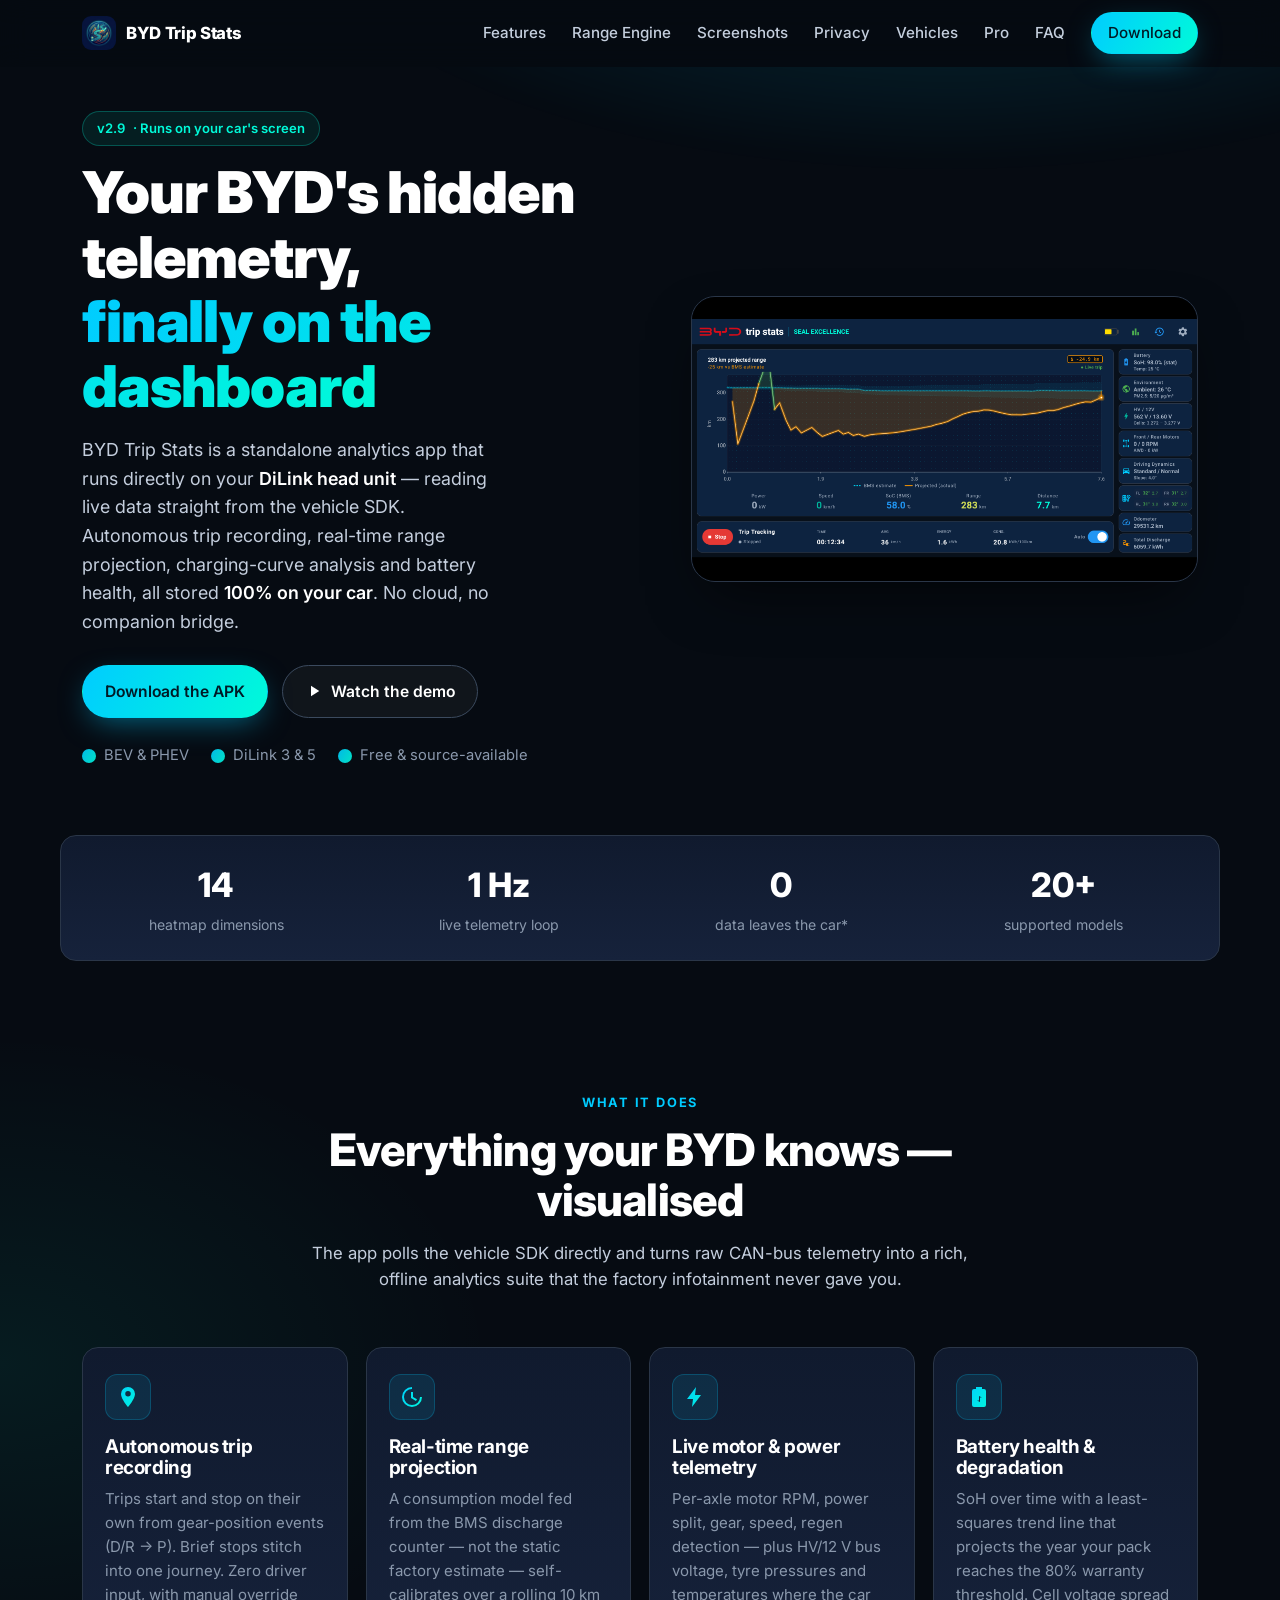
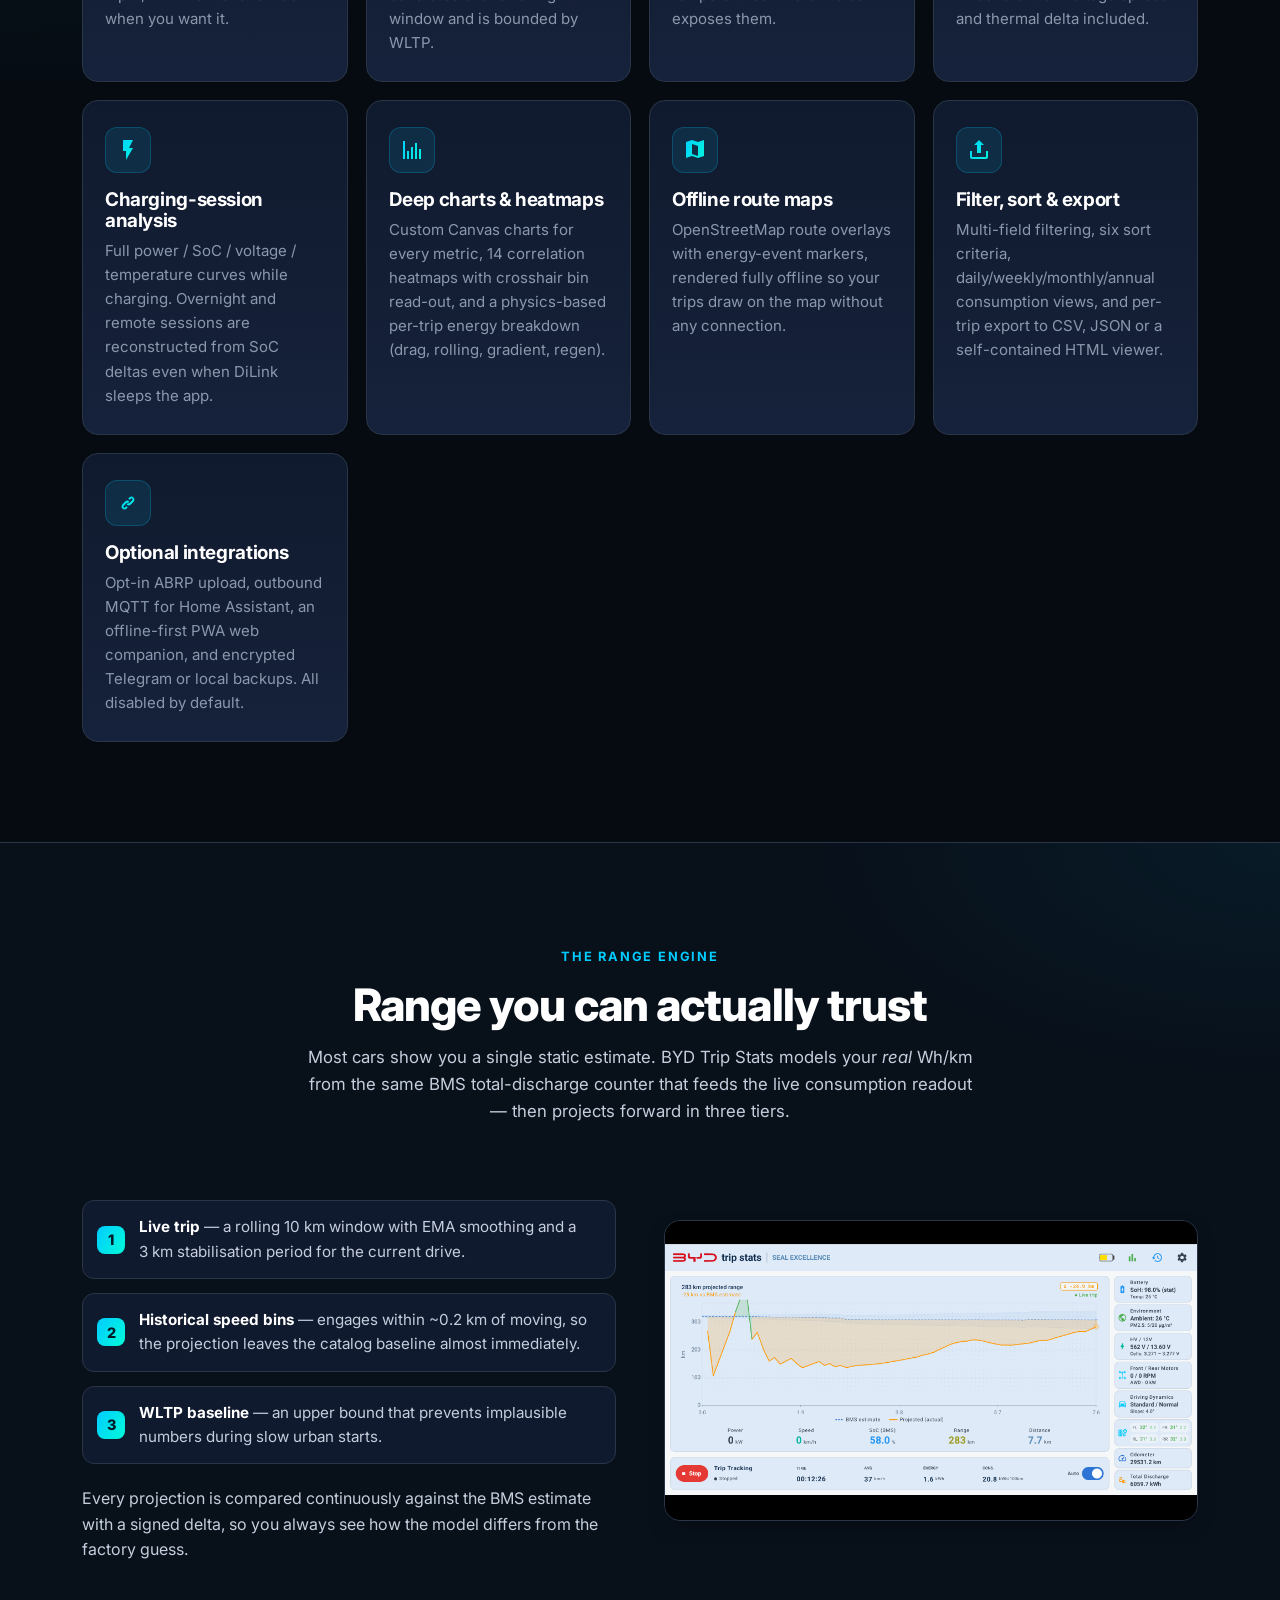
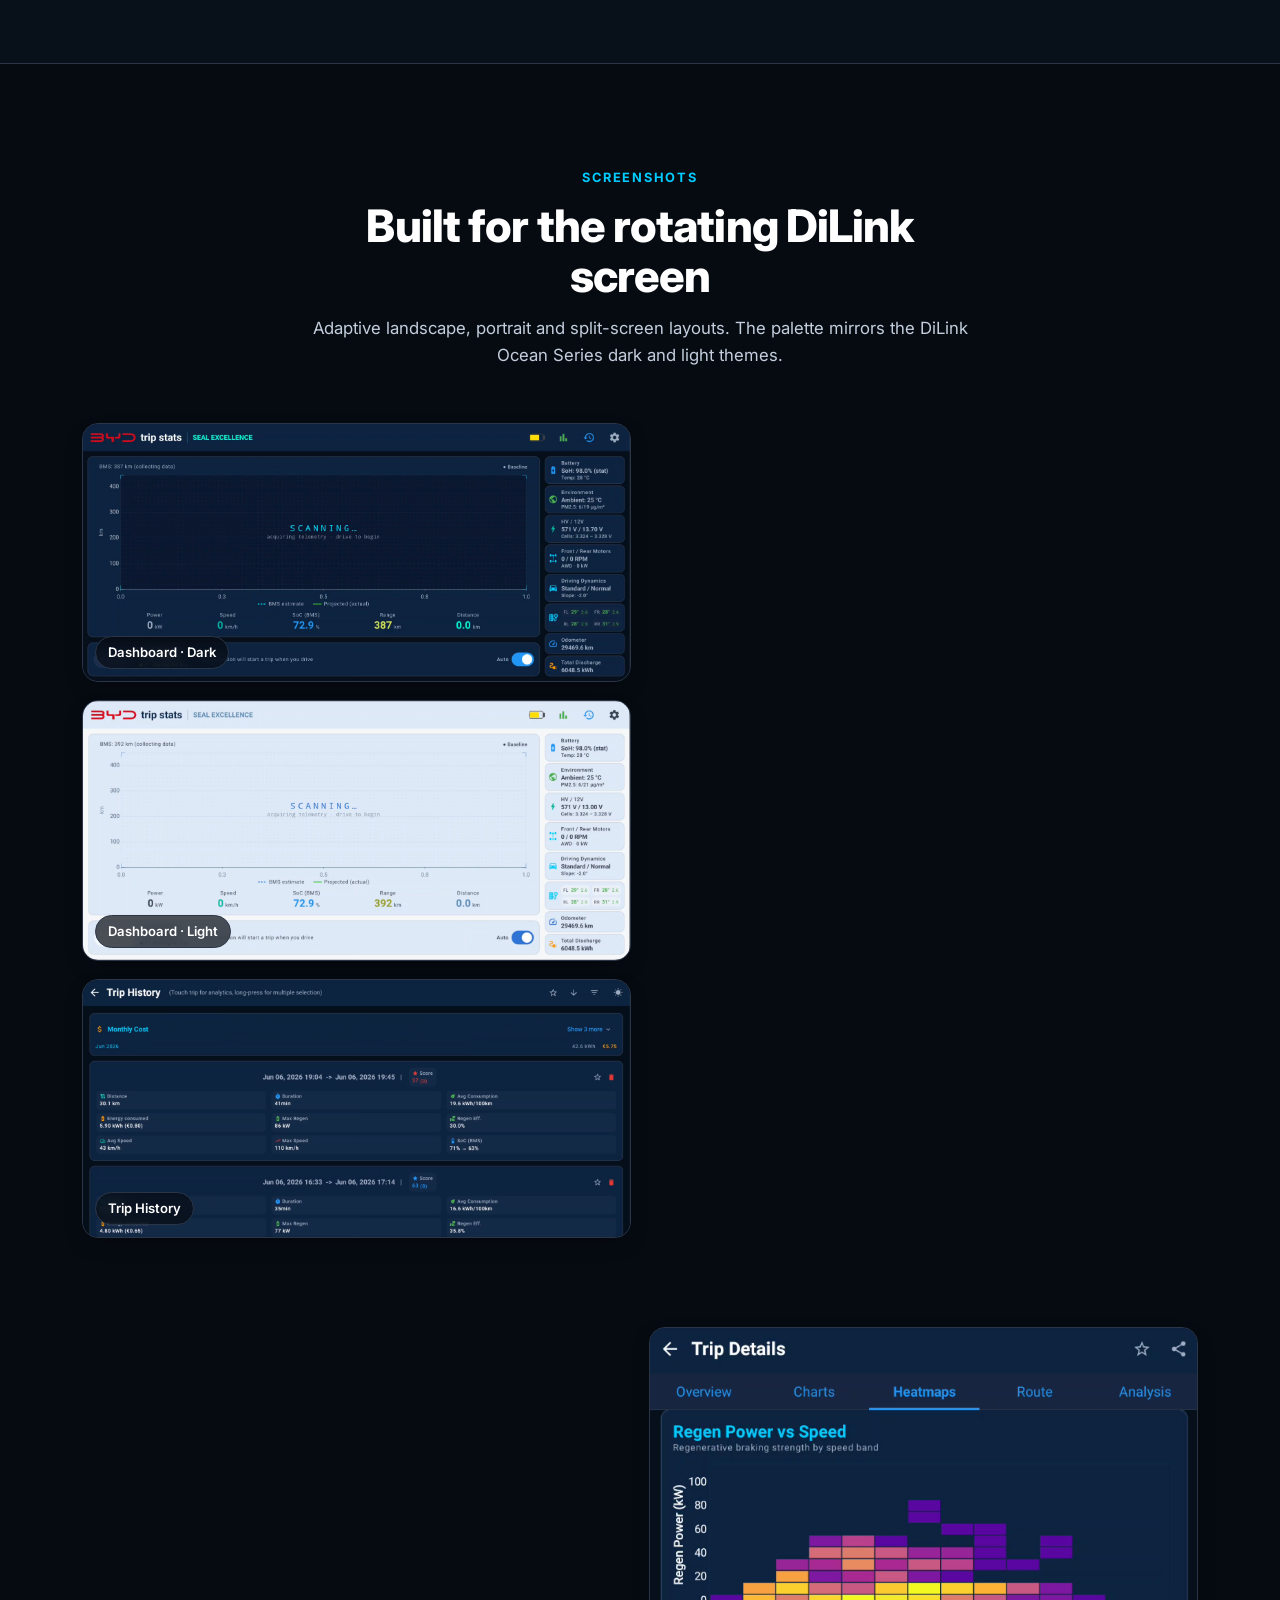
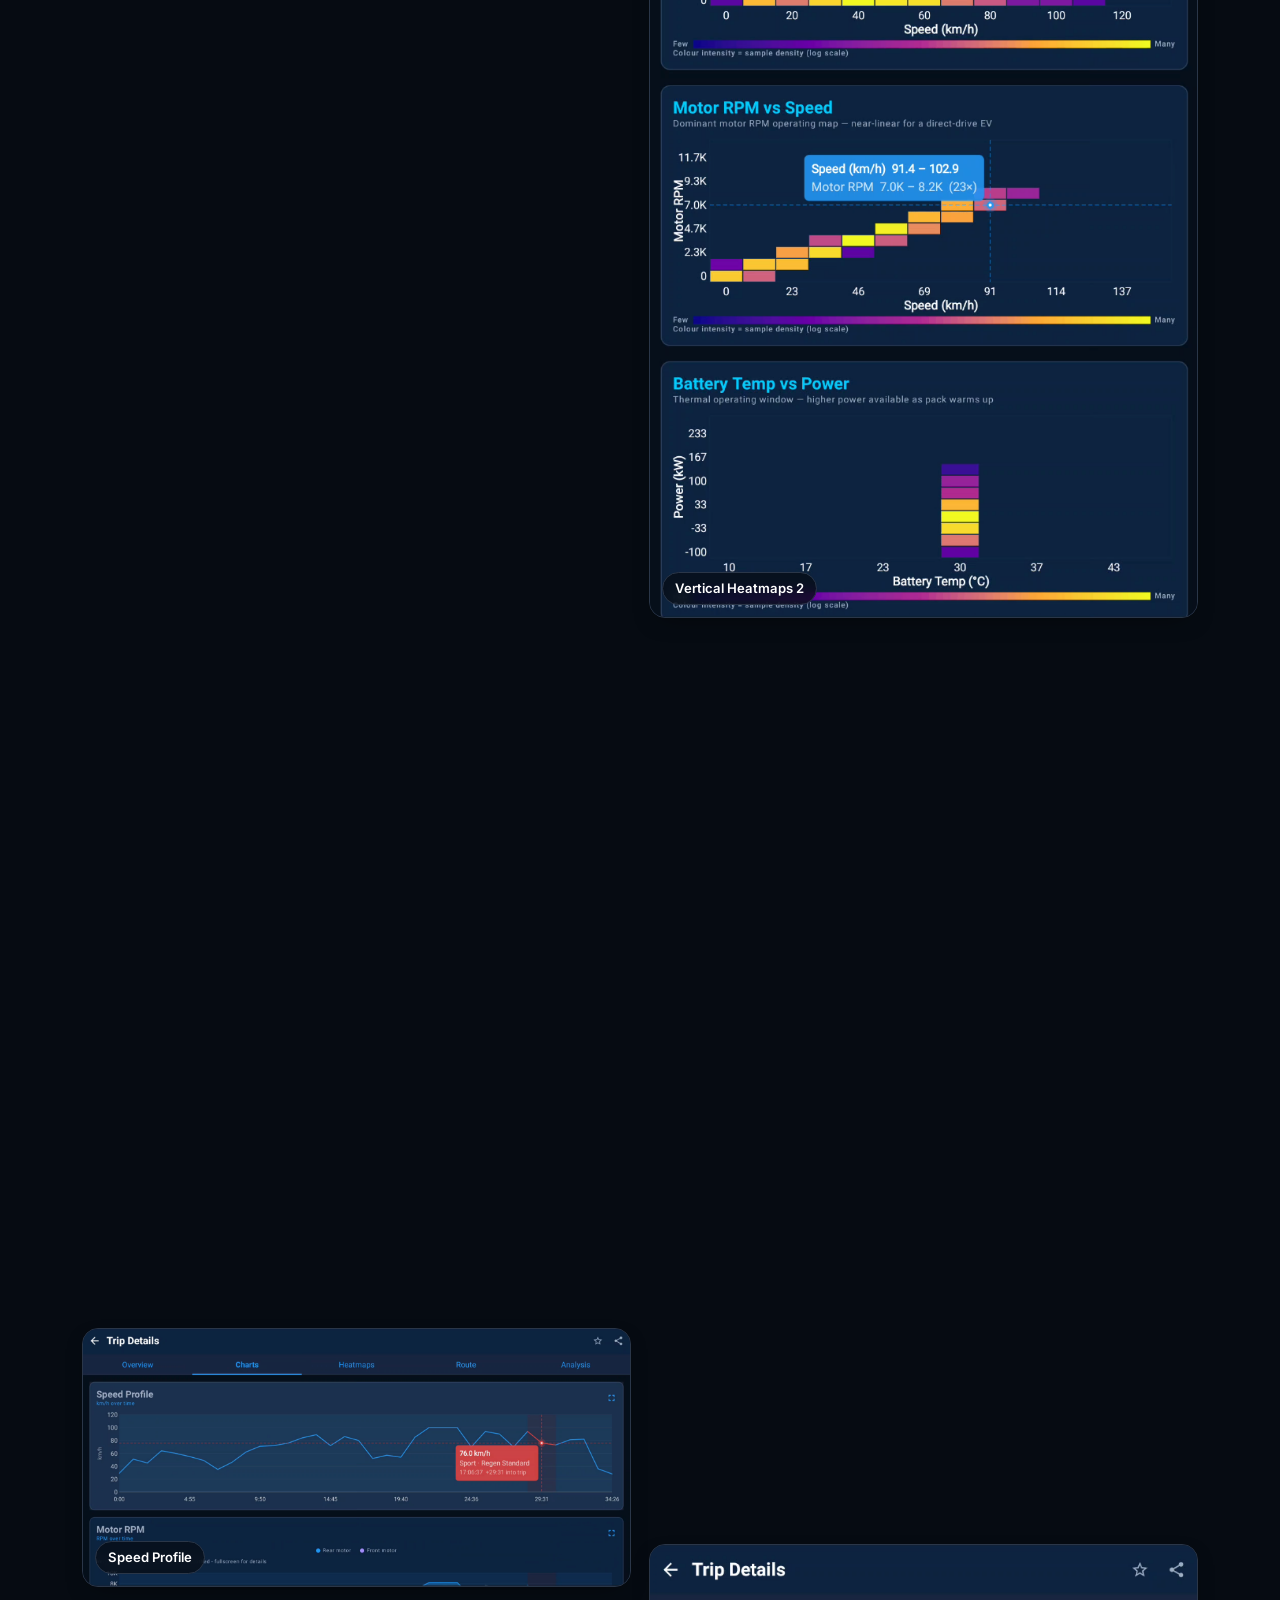
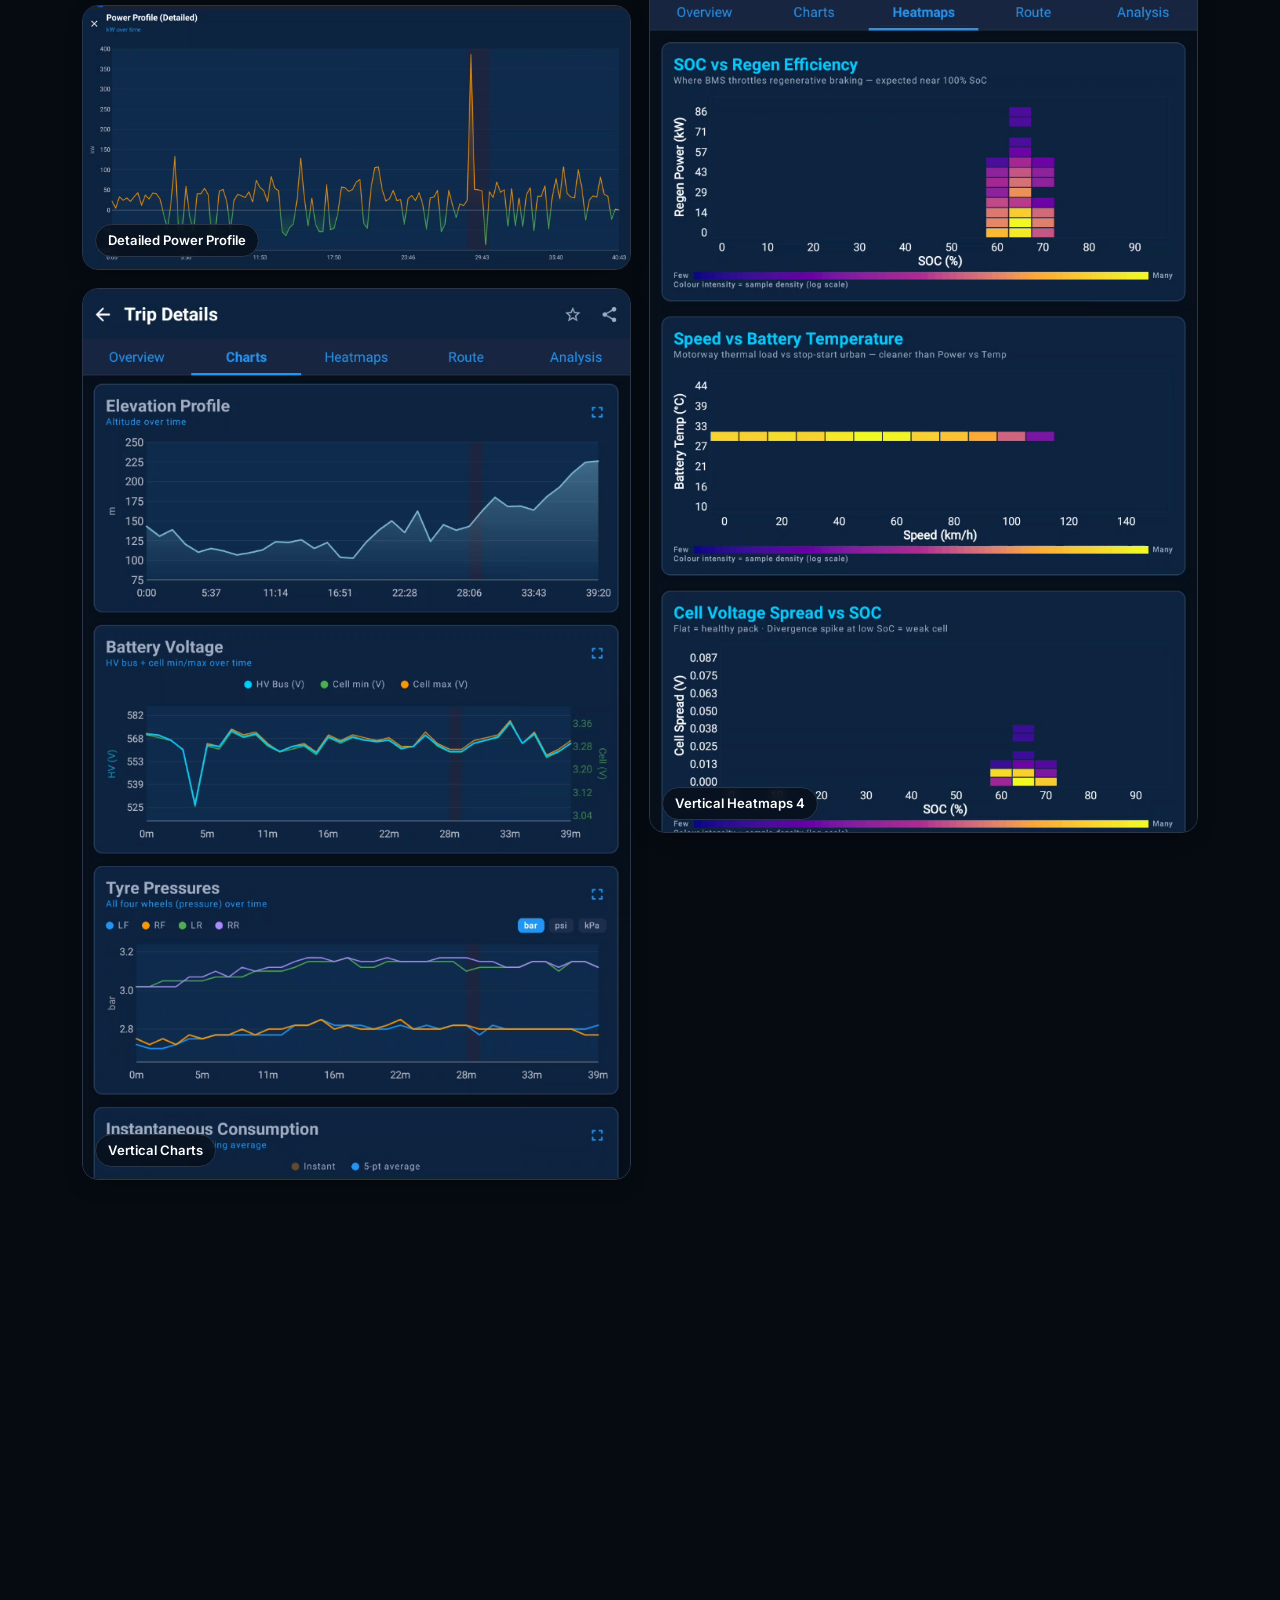
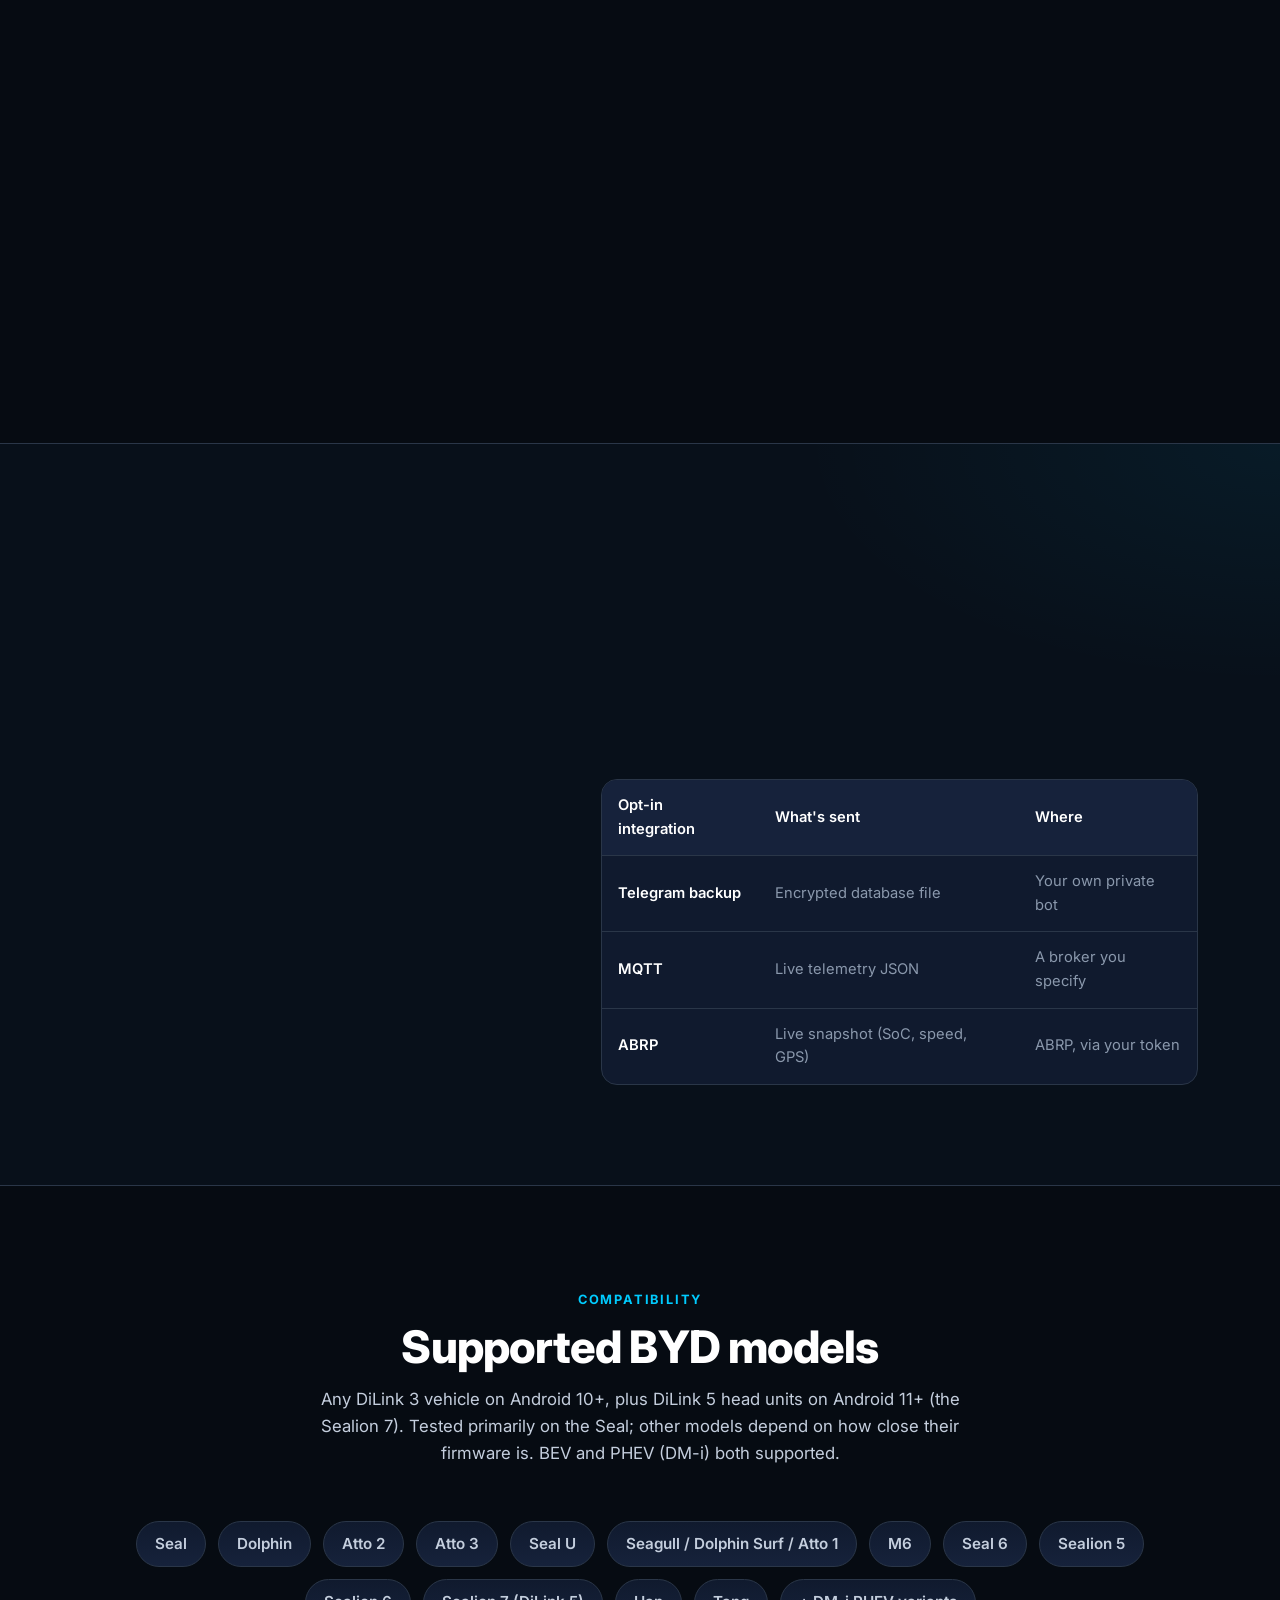
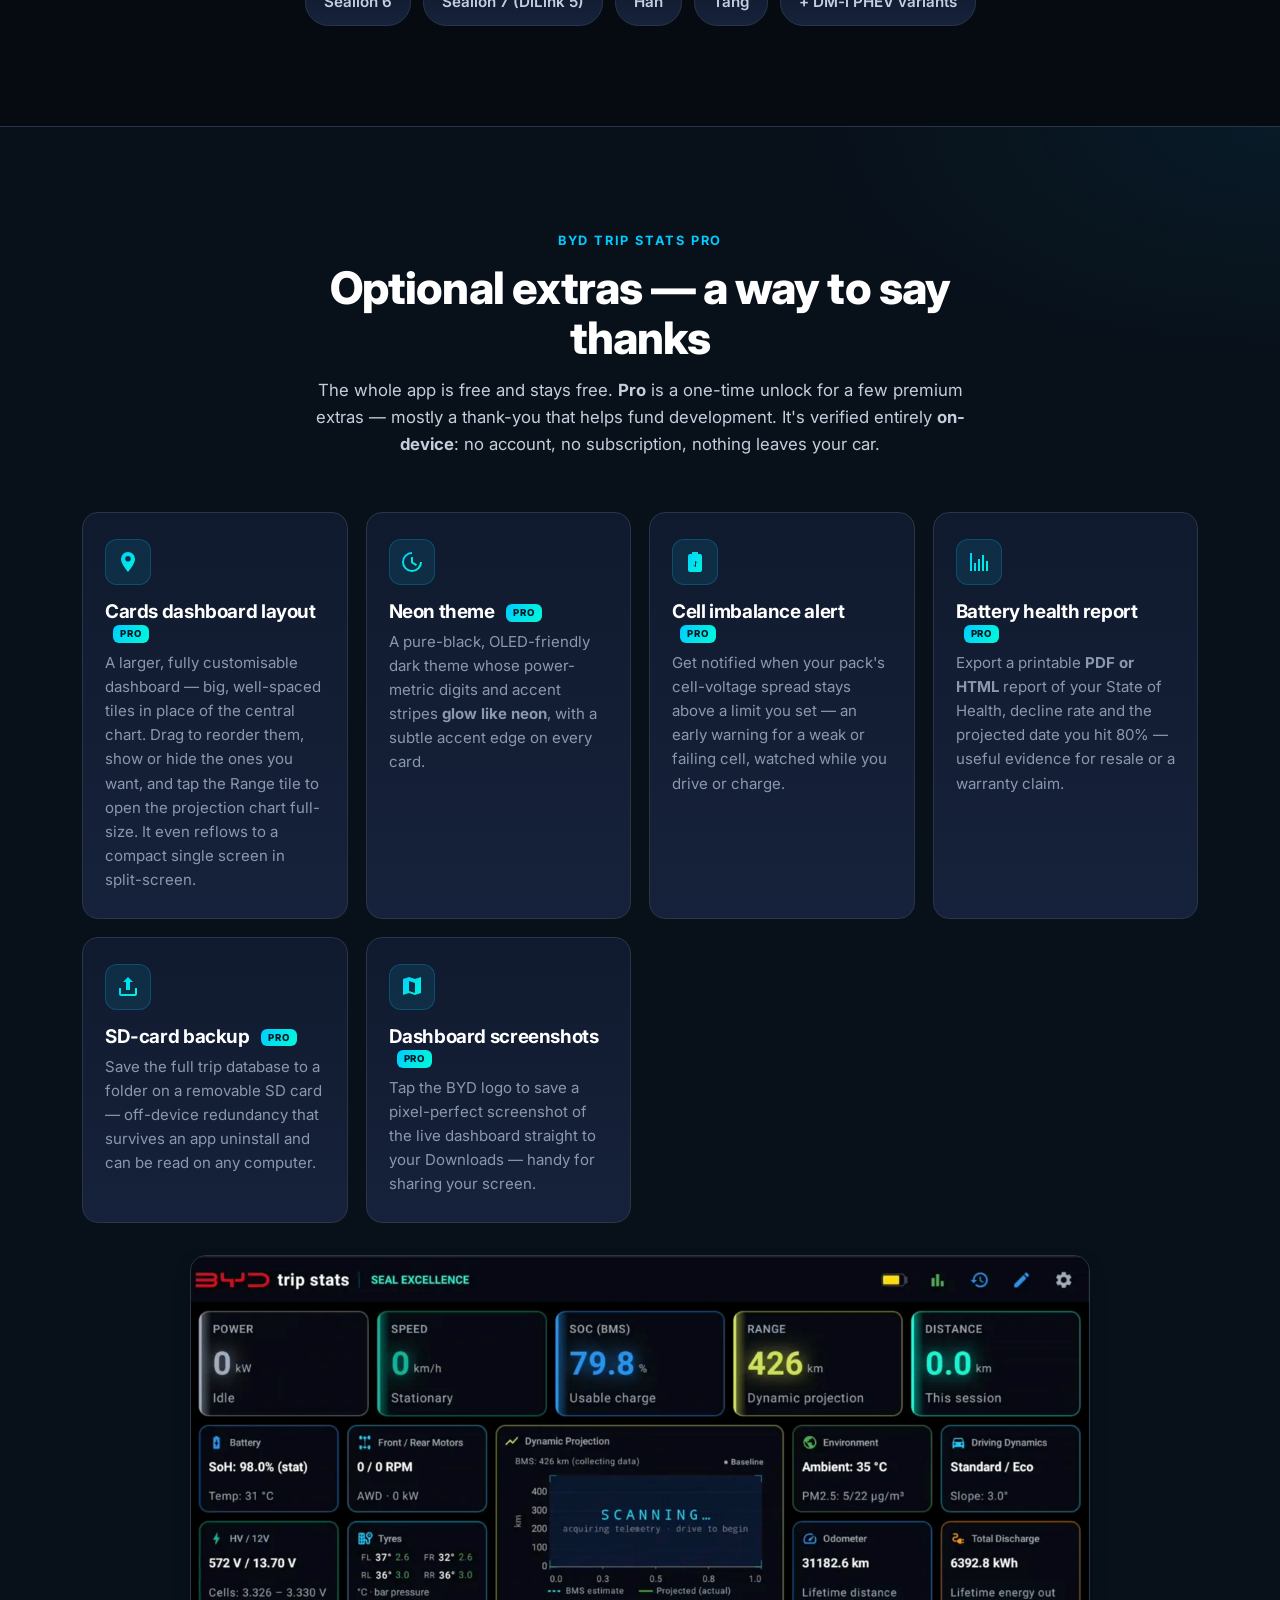
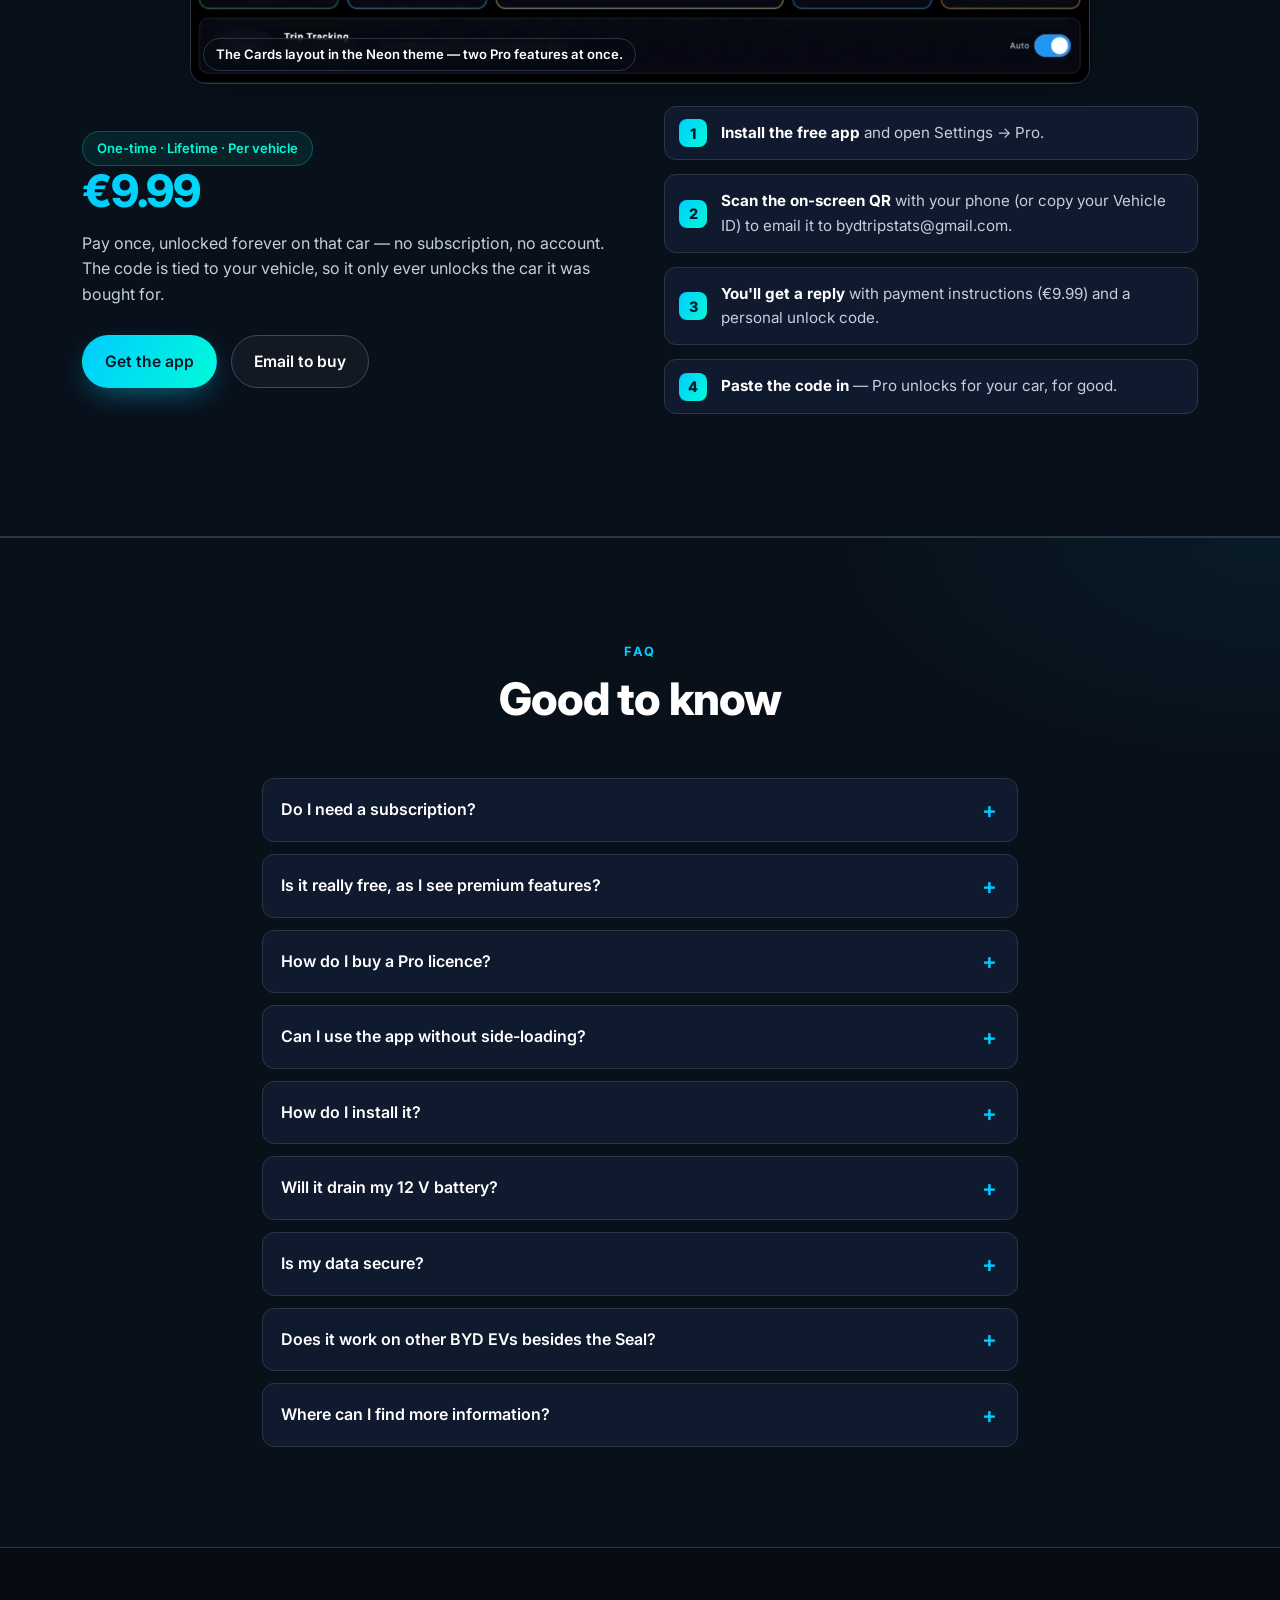
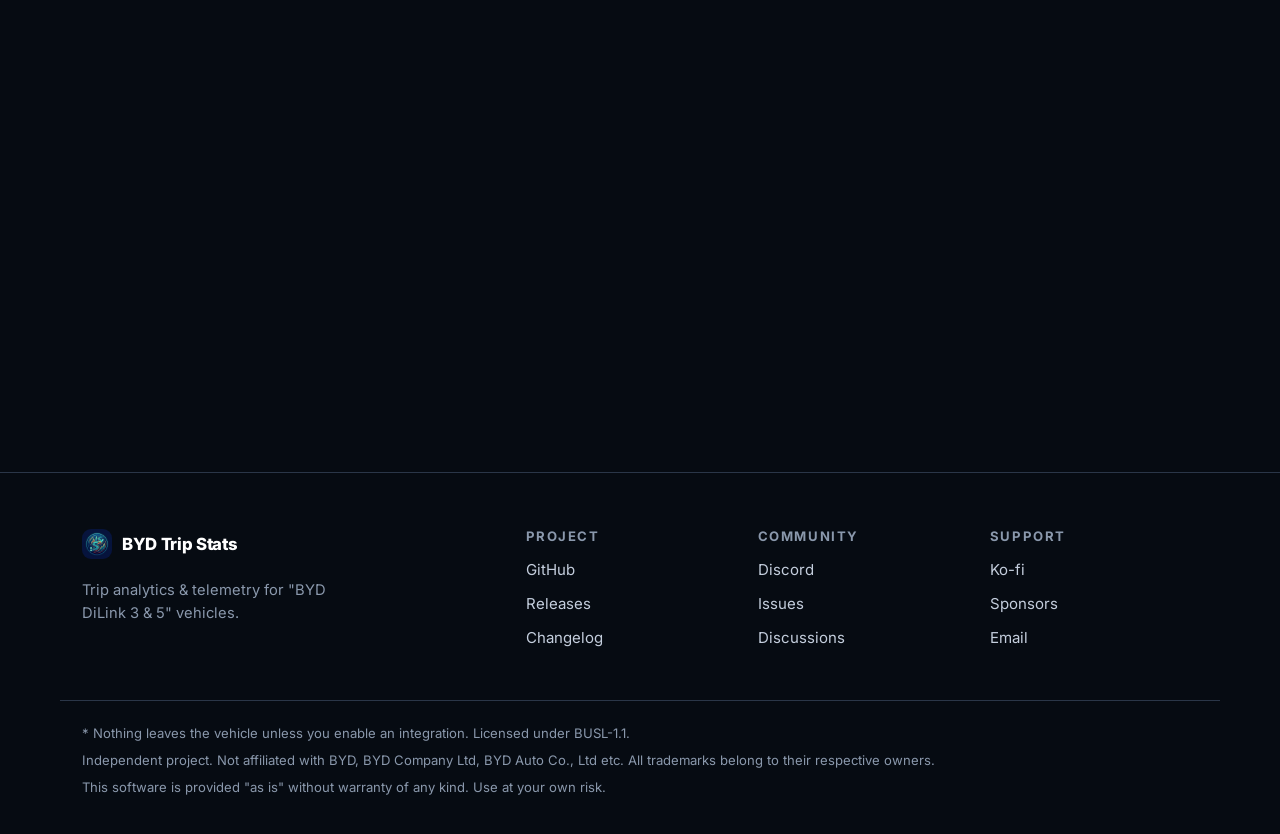
<file: website/index.html>
<!DOCTYPE html>
<html lang="en">
<head>
  <meta charset="UTF-8" />
  <meta name="viewport" content="width=device-width, initial-scale=1.0" />
  <title>BYD Trip Stats — Trip Analytics & Telemetry for BYD DiLink 3 & 5</title>
  <meta name="description" content="A standalone in-car analytics dashboard that runs on your BYD DiLink head unit. Live telemetry, autonomous trip recording, real-time range projection, charging analysis and battery health — 100% on-device, no cloud. Free, with an optional one-time €9.99 Pro unlock (battery-health report, SD-card backup & more)." />

  <!-- Open Graph / social -->
  <meta property="og:type" content="website" />
  <meta property="og:title" content="BYD Trip Stats — Trip Analytics for BYD DiLink" />
  <meta property="og:description" content="Live telemetry, autonomous trips, real-time range projection and battery health — running right on your car's screen. 100% local. Free, with an optional €9.99 Pro unlock." />
  <meta property="og:image" content="assets/screenshots/og-cover.png" />
  <meta property="og:url" content="https://bydtripstats.pages.dev/" />
  <meta name="twitter:card" content="summary_large_image" />

  <link rel="icon" type="image/png" href="assets/logo.png" />
  <link rel="apple-touch-icon" href="assets/logo.png" />
  <link rel="preconnect" href="https://fonts.googleapis.com" />
  <link rel="preconnect" href="https://fonts.gstatic.com" crossorigin />
  <link href="https://fonts.googleapis.com/css2?family=Inter:wght@400;500;600;700;800;900&display=swap" rel="stylesheet" />
  <link rel="stylesheet" href="styles.css" />
</head>
<body>

  <!-- ───────────────────────── Nav ───────────────────────── -->
  <header class="nav" id="nav">
    <div class="container nav__inner">
      <a class="brand" href="#top" aria-label="BYD Trip Stats home">
        <img src="assets/logo.png" alt="" class="brand__icon" width="34" height="34" />
        <span class="brand__text">BYD Trip Stats</span>
      </a>

      <nav class="nav__links" id="navLinks">
        <a href="#features">Features</a>
        <a href="#range">Range Engine</a>
        <a href="#screens">Screenshots</a>
        <a href="#privacy">Privacy</a>
        <a href="#vehicles">Vehicles</a>
        <a href="#pro">Pro</a>
        <a href="#faq">FAQ</a>
        <a class="btn btn--primary btn--small" href="https://github.com/angoikon/byd-trip-stats/releases" target="_blank" rel="noopener">Download</a>
      </nav>

      <button class="nav__toggle" id="navToggle" aria-label="Toggle menu" aria-expanded="false">
        <span></span><span></span><span></span>
      </button>
    </div>
  </header>

  <!-- ───────────────────────── Hero ───────────────────────── -->
  <main id="top">
  <section class="hero">
    <div class="hero__glow" aria-hidden="true"></div>
    <div class="container hero__inner">
      <div class="hero__copy">
        <span class="pill"><span id="appVersion">v2.9</span> · Runs on your car's screen</span>
        <h1>Your BYD's hidden telemetry,<br><span class="grad">finally on the dashboard</span></h1>
        <p class="lede">
          BYD Trip Stats is a standalone analytics app that runs directly on your
          <strong>DiLink head unit</strong> — reading live data straight from the vehicle SDK.
          Autonomous trip recording, real-time range projection, charging-curve analysis and
          battery health, all stored <strong>100% on your car</strong>. No cloud, no companion bridge.
        </p>
        <div class="hero__cta">
          <a class="btn btn--primary" href="https://github.com/angoikon/byd-trip-stats/releases" target="_blank" rel="noopener">
            Download the APK
          </a>
          <a class="btn btn--ghost" href="https://youtu.be/qmkeVPG8pRo" target="_blank" rel="noopener">
            <svg viewBox="0 0 24 24" width="18" height="18" aria-hidden="true"><path fill="currentColor" d="M8 5v14l11-7z"/></svg>
            Watch the demo
          </a>
        </div>
        <ul class="hero__meta">
          <li>BEV &amp; PHEV</li>
          <li>DiLink 3 &amp; 5</li>
          <li>Free &amp; source-available</li>
        </ul>
      </div>

      <div class="hero__media">
        <figure class="shot shot--hero" data-shot="assets/screenshots/hero-dashboard.png">
          <img class="js-shot" src="assets/screenshots/hero-dashboard.png" alt="BYD Trip Stats live dashboard" loading="eager" width="900" height="540" />
        </figure>
      </div>
    </div>
  </section>

  <!-- ───────────────────────── Trust bar ───────────────────────── -->
  <section class="trust">
    <div class="container trust__grid">
      <div class="stat"><b>14</b><span>heatmap dimensions</span></div>
      <div class="stat"><b>1&nbsp;Hz</b><span>live telemetry loop</span></div>
      <div class="stat"><b>0</b><span>data leaves the car*</span></div>
      <div class="stat"><b>20+</b><span>supported models</span></div>
    </div>
  </section>

  <!-- ───────────────────────── Features ───────────────────────── -->
  <section class="section" id="features">
    <div class="container">
      <header class="section__head">
        <span class="eyebrow">What it does</span>
        <h2>Everything your BYD knows — visualised</h2>
        <p>The app polls the vehicle SDK directly and turns raw CAN-bus telemetry into a rich,
           offline analytics suite that the factory infotainment never gave you.</p>
      </header>

      <div class="features">
        <article class="card">
          <div class="card__icon" data-i="trip"></div>
          <h3>Autonomous trip recording</h3>
          <p>Trips start and stop on their own from gear-position events (D/R → P). Brief stops stitch
             into one journey. Zero driver input, with manual override when you want it.</p>
        </article>

        <article class="card">
          <div class="card__icon" data-i="range"></div>
          <h3>Real-time range projection</h3>
          <p>A consumption model fed from the BMS discharge counter — not the static factory estimate —
             self-calibrates over a rolling 10&nbsp;km window and is bounded by WLTP.</p>
        </article>

        <article class="card">
          <div class="card__icon" data-i="motor"></div>
          <h3>Live motor &amp; power telemetry</h3>
          <p>Per-axle motor RPM, power split, gear, speed, regen detection — plus HV/12&nbsp;V bus
             voltage, tyre pressures and temperatures where the car exposes them.</p>
        </article>

        <article class="card">
          <div class="card__icon" data-i="battery"></div>
          <h3>Battery health &amp; degradation</h3>
          <p>SoH over time with a least-squares trend line that projects the year your pack reaches the
             80% warranty threshold. Cell voltage spread and thermal delta included.</p>
        </article>

        <article class="card">
          <div class="card__icon" data-i="charge"></div>
          <h3>Charging-session analysis</h3>
          <p>Full power / SoC / voltage / temperature curves while charging. Overnight and remote
             sessions are reconstructed from SoC deltas even when DiLink sleeps the app.</p>
        </article>

        <article class="card">
          <div class="card__icon" data-i="chart"></div>
          <h3>Deep charts &amp; heatmaps</h3>
          <p>Custom Canvas charts for every metric, 14 correlation heatmaps with crosshair bin
             read-out, and a physics-based per-trip energy breakdown (drag, rolling, gradient, regen).</p>
        </article>

        <article class="card">
          <div class="card__icon" data-i="map"></div>
          <h3>Offline route maps</h3>
          <p>OpenStreetMap route overlays with energy-event markers, rendered fully offline so your
             trips draw on the map without any connection.</p>
        </article>

        <article class="card">
          <div class="card__icon" data-i="export"></div>
          <h3>Filter, sort &amp; export</h3>
          <p>Multi-field filtering, six sort criteria, daily/weekly/monthly/annual consumption views,
             and per-trip export to CSV, JSON or a self-contained HTML viewer.</p>
        </article>

        <article class="card">
          <div class="card__icon" data-i="link"></div>
          <h3>Optional integrations</h3>
          <p>Opt-in ABRP upload, outbound MQTT for Home Assistant, an offline-first PWA web companion,
             and encrypted Telegram or local backups. All disabled by default.</p>
        </article>
      </div>
    </div>
  </section>

  <!-- ───────────────────────── Range engine spotlight ───────────────────────── -->
  <section class="section section--alt" id="range">
    <div class="container">
      <header class="section__head">
        <span class="eyebrow">The range engine</span>
        <h2>Range you can actually trust</h2>
        <p>Most cars show you a single static estimate. BYD Trip Stats models your <em>real</em> Wh/km
           from the same BMS total-discharge counter that feeds the live consumption readout — then
           projects forward in three tiers.</p>
      </header>
      <div class="split">
      <div class="split__copy">
        <ol class="steps">
          <li><b>Live trip</b> — a rolling 10&nbsp;km window with EMA smoothing and a 3&nbsp;km
              stabilisation period for the current drive.</li>
          <li><b>Historical speed bins</b> — engages within ~0.2&nbsp;km of moving, so the projection
              leaves the catalog baseline almost immediately.</li>
          <li><b>WLTP baseline</b> — an upper bound that prevents implausible numbers during slow
              urban starts.</li>
        </ol>
        <p class="muted">Every projection is compared continuously against the BMS estimate with a
           signed delta, so you always see how the model differs from the factory guess.</p>
      </div>
      <div class="split__media">
        <figure class="shot" data-shot="assets/screenshots/range-projection.png">
          <img class="js-shot" src="assets/screenshots/range-projection.png" alt="Live range projection view" loading="lazy" width="800" height="500" />
        </figure>
      </div>
      </div>
    </div>
  </section>

  <!-- ───────────────────────── Screenshots gallery ───────────────────────── -->
  <section class="section" id="screens">
    <div class="container">
      <header class="section__head">
        <span class="eyebrow">Screenshots</span>
        <h2>Built for the rotating DiLink screen</h2>
        <p>Adaptive landscape, portrait and split-screen layouts. The palette mirrors the DiLink
           Ocean Series dark and light themes.</p>
      </header>

      <div class="gallery">
        <figure class="shot" data-shot="assets/screenshots/dashboard-dark.png">
          <img class="js-shot" src="assets/screenshots/dashboard-dark.png" alt="Dashboard — dark theme" loading="lazy" width="640" height="400" />
          <figcaption>Dashboard · Dark</figcaption>
        </figure>
        <figure class="shot" data-shot="assets/screenshots/dashboard-light.png">
          <img class="js-shot" src="assets/screenshots/dashboard-light.png" alt="Dashboard — light theme" loading="lazy" width="640" height="400" />
          <figcaption>Dashboard · Light</figcaption>
        </figure>
        <figure class="shot" data-shot="assets/screenshots/trip-history.png">
          <img class="js-shot" src="assets/screenshots/trip-history.png" alt="Trip history list" loading="lazy" width="640" height="400" />
          <figcaption>Trip History</figcaption>
        </figure>
        <figure class="shot" data-shot="assets/screenshots/trip-detail.png">
          <img class="js-shot" src="assets/screenshots/trip-detail.png" alt="Trip detail" loading="lazy" width="640" height="400" />
          <figcaption>Trip Detail</figcaption>
        </figure>
        <figure class="shot" data-shot="assets/screenshots/trip-detail2.png">
          <img class="js-shot" src="assets/screenshots/trip-detail2.png" alt="Trip detail 2" loading="lazy" width="640" height="400" />
          <figcaption>Trip Detail 2</figcaption>
        </figure>
        <figure class="shot" data-shot="assets/screenshots/trip-detail3.png">
          <img class="js-shot" src="assets/screenshots/trip-detail3.png" alt="Trip detail 3" loading="lazy" width="640" height="400" />
          <figcaption>Trip Detail 3</figcaption>
        </figure>
        <figure class="shot" data-shot="assets/screenshots/trip-analysis.png">
          <img class="js-shot" src="assets/screenshots/trip-analysis.png" alt="Trip analysis" loading="lazy" width="640" height="400" />
          <figcaption>Trip Analysis</figcaption>
        </figure>
        <figure class="shot" data-shot="assets/screenshots/route-map.png">
          <img class="js-shot" src="assets/screenshots/route-map.png" alt="Offline route map" loading="lazy" width="640" height="400" />
          <figcaption>Route Map</figcaption>
        </figure>
        <figure class="shot" data-shot="assets/screenshots/split-screen-charts.png">
          <img class="js-shot" src="assets/screenshots/split-screen-charts.png" alt="High-resolution split-screen charts" loading="lazy" width="640" height="400" />
          <figcaption>Split-screen Charts</figcaption>
        </figure>
        <figure class="shot" data-shot="assets/screenshots/speed-profile.png">
          <img class="js-shot" src="assets/screenshots/speed-profile.png" alt="High-resolution speed profile" loading="lazy" width="640" height="400" />
          <figcaption>Speed Profile</figcaption>
        </figure>
        <figure class="shot" data-shot="assets/screenshots/power-profile-detailed.png">
          <img class="js-shot" src="assets/screenshots/power-profile-detailed.png" alt="High-resolution detailed power profile" loading="lazy" width="640" height="400" />
          <figcaption>Detailed Power Profile</figcaption>
        </figure>
        <figure class="shot" data-shot="assets/screenshots/vertical-charts.png">
          <img class="js-shot" src="assets/screenshots/vertical-charts.png" alt="High-resolution vertical charts" loading="lazy" width="640" height="400" />
          <figcaption>Vertical Charts</figcaption>
        </figure>
        <figure class="shot" data-shot="assets/screenshots/heatmaps.png">
          <img class="js-shot" src="assets/screenshots/heatmaps.png" alt="Correlation heatmaps" loading="lazy" width="640" height="400" />
          <figcaption>Vertical Heatmaps</figcaption>
        </figure>
        <figure class="shot" data-shot="assets/screenshots/heatmaps2.png">
          <img class="js-shot" src="assets/screenshots/heatmaps2.png" alt="Correlation heatmaps 2" loading="lazy" width="640" height="400" />
          <figcaption>Vertical Heatmaps 2</figcaption>
        </figure>
        <figure class="shot" data-shot="assets/screenshots/heatmaps3.png">
          <img class="js-shot" src="assets/screenshots/heatmaps3.png" alt="Correlation heatmaps 3" loading="lazy" width="640" height="400" />
          <figcaption>Vertical Heatmaps 3</figcaption>
        </figure>
        <figure class="shot" data-shot="assets/screenshots/heatmaps4.png">
          <img class="js-shot" src="assets/screenshots/heatmaps4.png" alt="Correlation heatmaps 4" loading="lazy" width="640" height="400" />
          <figcaption>Vertical Heatmaps 4</figcaption>
        </figure>
        <figure class="shot" data-shot="assets/screenshots/charging-detail.png">
          <img class="js-shot" src="assets/screenshots/charging-detail.png" alt="Charging session detail" loading="lazy" width="640" height="400" />
          <figcaption>Charging Detail</figcaption>
        </figure>
        <figure class="shot" data-shot="assets/screenshots/charging-detail2.png">
          <img class="js-shot" src="assets/screenshots/charging-detail2.png" alt="Charging session detail 2" loading="lazy" width="640" height="400" />
          <figcaption>Charging Detail 2</figcaption>
        </figure>
        <figure class="shot" data-shot="assets/screenshots/monthly-consumption.png">
          <img class="js-shot" src="assets/screenshots/monthly-consumption.png" alt="Monthly consumption" loading="lazy" width="640" height="400" />
          <figcaption>Monthly consumption</figcaption>
        </figure>
        <figure class="shot" data-shot="assets/screenshots/hv12v.png">
          <img class="js-shot" src="assets/screenshots/hv12v.png" alt="High-voltage and 12V system monitoring" loading="lazy" width="640" height="400" />
          <figcaption>HV & 12V Systems</figcaption>
        </figure>
      </div>
    </div>
  </section>

  <!-- ───────────────────────── Privacy ───────────────────────── -->
  <section class="section section--alt" id="privacy">
    <div class="container">
      <header class="section__head">
        <span class="eyebrow">Data privacy</span>
        <h2>Local-first by design</h2>
        <p>By default, <strong>nothing leaves your car.</strong> All telemetry, trips and charging
           data live in an on-device database. Network access only happens for integrations you
           explicitly switch on.</p>
      </header>

      <div class="privacy">
        <div class="privacy__points">
          <div class="point"><span class="dot"></span><div><b>Zero default telemetry</b><p>No tracking, no crash reporting, no analytics, no ads.</p></div></div>
          <div class="point"><span class="dot"></span><div><b>GDPR-aligned</b><p>The app itself collects and transmits no personal data.</p></div></div>
          <div class="point"><span class="dot"></span><div><b>You own the destination</b><p>Opt-in flows send only to endpoints you configure.</p></div></div>
        </div>
        <div class="privacy__table">
          <table>
            <thead><tr><th>Opt-in integration</th><th>What's sent</th><th>Where</th></tr></thead>
            <tbody>
              <tr><td>Telegram backup</td><td>Encrypted database file</td><td>Your own private bot</td></tr>
              <tr><td>MQTT</td><td>Live telemetry JSON</td><td>A broker you specify</td></tr>
              <tr><td>ABRP</td><td>Live snapshot (SoC, speed, GPS)</td><td>ABRP, via your token</td></tr>
            </tbody>
          </table>
        </div>
      </div>
    </div>
  </section>

  <!-- ───────────────────────── Vehicles ───────────────────────── -->
  <section class="section" id="vehicles">
    <div class="container">
      <header class="section__head">
        <span class="eyebrow">Compatibility</span>
        <h2>Supported BYD models</h2>
        <p>Any DiLink 3 vehicle on Android 10+, plus DiLink 5 head units on Android 11+ (the Sealion 7).
           Tested primarily on the Seal; other models depend on how close their firmware is. BEV and PHEV
           (DM-i) both supported.</p>
      </header>
      <ul class="chips">
        <li>Seal</li><li>Dolphin</li><li>Atto 2</li><li>Atto 3</li><li>Seal U</li>
        <li>Seagull / Dolphin Surf / Atto 1</li><li>M6</li><li>Seal 6</li><li>Sealion 5</li>
        <li>Sealion 6</li><li>Sealion 7 (DiLink 5)</li><li>Han</li><li>Tang</li><li>+ DM-i PHEV variants</li>
      </ul>
    </div>
  </section>

  <!-- ───────────────────────── Pro / Premium ───────────────────────── -->
  <section class="section section--alt" id="pro">
    <div class="container">
      <header class="section__head">
        <span class="eyebrow">BYD Trip Stats Pro</span>
        <h2>Optional extras — a way to say thanks</h2>
        <p>The whole app is free and stays free. <strong>Pro</strong> is a one-time unlock for a few
           premium extras — mostly a thank-you that helps fund development. It's verified entirely
           <strong>on-device</strong>: no account, no subscription, nothing leaves your car.</p>
      </header>

      <div class="features">
        <article class="card">
          <div class="card__icon" data-i="trip"></div>
          <h3>Cards dashboard layout <span class="pro-badge">Pro</span></h3>
          <p>A larger, fully customisable dashboard — big, well-spaced tiles in place of the central
             chart. Drag to reorder them, show or hide the ones you want, and tap the Range tile to open
             the projection chart full-size. It even reflows to a compact single screen in split-screen.</p>
        </article>

        <article class="card">
          <div class="card__icon" data-i="range"></div>
          <h3>Neon theme <span class="pro-badge">Pro</span></h3>
          <p>A pure-black, OLED-friendly dark theme whose power-metric digits and accent stripes
             <strong>glow like neon</strong>, with a subtle accent edge on every card.</p>
        </article>

        <article class="card">
          <div class="card__icon" data-i="battery"></div>
          <h3>Cell imbalance alert <span class="pro-badge">Pro</span></h3>
          <p>Get notified when your pack's cell-voltage spread stays above a limit you set — an early
             warning for a weak or failing cell, watched while you drive or charge.</p>
        </article>

        <article class="card">
          <div class="card__icon" data-i="chart"></div>
          <h3>Battery health report <span class="pro-badge">Pro</span></h3>
          <p>Export a printable <strong>PDF or HTML</strong> report of your State of Health, decline
             rate and the projected date you hit 80% — useful evidence for resale or a warranty claim.</p>
        </article>

        <article class="card">
          <div class="card__icon" data-i="export"></div>
          <h3>SD-card backup <span class="pro-badge">Pro</span></h3>
          <p>Save the full trip database to a folder on a removable SD card — off-device redundancy
             that survives an app uninstall and can be read on any computer.</p>
        </article>

        <article class="card">
          <div class="card__icon" data-i="map"></div>
          <h3>Dashboard screenshots <span class="pro-badge">Pro</span></h3>
          <p>Tap the BYD logo to save a pixel-perfect screenshot of the live dashboard straight to your
             Downloads — handy for sharing your screen.</p>
        </article>
      </div>

      <figure class="shot" data-shot="assets/screenshots/cards-neon.webp" style="margin: 2rem auto 0; max-width: 900px;">
        <img class="js-shot" src="assets/screenshots/cards-neon.webp" alt="Cards dashboard layout in the Neon theme" loading="lazy" width="900" height="428" />
        <figcaption>The Cards layout in the Neon theme — two Pro features at once.</figcaption>
      </figure>

      <div class="split">
        <div class="split__copy">
          <span class="pill">One-time · Lifetime · Per vehicle</span>
          <h2 class="grad">€9.99</h2>
          <p>Pay once, unlocked forever on that car — no subscription, no account. The code is tied to
             your vehicle, so it only ever unlocks the car it was bought for.</p>
          <div class="hero__cta">
            <a class="btn btn--primary" href="https://github.com/angoikon/byd-trip-stats/releases" target="_blank" rel="noopener">Get the app</a>
            <a class="btn btn--ghost" href="mailto:bydtripstats@gmail.com?subject=BYD%20Trip%20Stats%20Pro%20unlock%20request">Email to buy</a>
          </div>
        </div>
        <div class="split__copy">
          <ol class="steps">
            <li><b>Install the free app</b> and open Settings → Pro.</li>
            <li><b>Scan the on-screen QR</b> with your phone (or copy your Vehicle ID) to email it to bydtripstats@gmail.com.</li>
            <li><b>You'll get a reply</b> with payment instructions (€9.99) and a personal unlock code.</li>
            <li><b>Paste the code in</b> — Pro unlocks for your car, for good.</li>
          </ol>
        </div>
      </div>
    </div>
  </section>

  <!-- ───────────────────────── FAQ ───────────────────────── -->
  <section class="section section--alt" id="faq">
    <div class="container container--narrow">
      <header class="section__head">
        <span class="eyebrow">FAQ</span>
        <h2>Good to know</h2>
      </header>

      <div class="faq">
        <details>
          <summary>Do I need a subscription?</summary>
          <p>No. The app runs fully standalone on supported vehicles. Integrations like MQTT and ABRP
             are optional and disabled by default.</p>
        </details>
        <details>
          <summary>Is it really free, as I see premium features?</summary>
          <p>Yes, the app is completely free for personal use. Premium features are essentially for
             those users who wanted to show their gratitude for the work put into the project. Those premium
             features will remain as a "good thing to have" but will not be a part of the app's core functionality.
             Pro is a one-time <strong>€9.99</strong> unlock (lifetime, per vehicle) — see the <a href="#pro">Pro section</a> above for exactly what it includes.</p>
        </details>
        <details>
          <summary>How do I buy a Pro licence?</summary>
          <p>Install the free app, then open Settings → Pro and scan the
             on-screen QR with your phone (or copy your Vehicle ID) to email it to
             <a href="mailto:bydtripstats@gmail.com">bydtripstats@gmail.com</a>. You'll get a reply with
             payment instructions (<strong>€9.99, one-time</strong>) and a personal unlock code to paste in.
             The code is tied to your car, so it only unlocks that vehicle and survives app updates.</p>
        </details>
        <details>
          <summary>Can I use the app without side-loading?</summary>
          <p>Not currently. The long-term goal is for BYD to ship something like this natively. For now
             it's a side-loaded APK. If you want assistance with how to side-load, you can visit this page here
             (https://github.com/DeBondor/byd-unlocking-guide/blob/main/README_EN.md)</p>
        </details>
        <details>
          <summary>How do I install it?</summary>
          <p>Download the signed APK from GitHub Releases, enable installation from unknown sources on
             your DiLink unit, accept permissions by following the on-screen prompts, then pick your model on first launch.</p>
        </details>
        <details>
          <summary>Will it drain my 12&nbsp;V battery?</summary>
          <p>Impact is minimal — the 12&nbsp;V is continuously topped up from the high-voltage pack
             while the car is off. You can always set the app to minimal (reduced functionality) or off.</p>
        </details>
        <details>
          <summary>Is my data secure?</summary>
          <p>Yes. Everything stays on-device by default. The only outbound traffic is the opt-in
             Telegram, MQTT and ABRP integrations you configure yourself, plus a read-only update check.</p>
        </details>
        <details>
          <summary>Does it work on other BYD EVs besides the Seal?</summary>
          <p>If your car runs DiLink 3 — or DiLink 5 (the Sealion 7) — regardless of being BEV or PHEV, then you can most definitely run the app.</p>
        </details>
        <details>
          <summary>Where can I find more information?</summary>
          <p>Scroll down to the bottom of the page, you can find the github link (viewing source code and reporting bugs) and
            the discord community invitation-link for everything else. You can also send me an email if you prefer, just click the relevant button</p>
        </details>
      </div>
    </div>
  </section>

  <!-- ───────────────────────── Download CTA ───────────────────────── -->
  <section class="section cta">
    <div class="container cta__inner">
      <h2>Put your car's data where you can see it</h2>
      <p>Free, source-available, and built by a BYD Seal owner running it on production hardware today.</p>
      <div class="hero__cta hero__cta--center">
        <a class="btn btn--primary" href="https://github.com/angoikon/byd-trip-stats/releases" target="_blank" rel="noopener">Download the latest release</a>
        <a class="btn btn--ghost" href="https://github.com/angoikon/byd-trip-stats" target="_blank" rel="noopener">View on GitHub</a>
      </div>
    </div>
  </section>
  </main>

  <!-- ───────────────────────── Footer ───────────────────────── -->
  <footer class="footer">
    <div class="container footer__inner">
      <div class="footer__brand">
        <a class="brand" href="#top">
          <img src="assets/logo.png" alt="" class="brand__icon" width="30" height="30" />
          <span class="brand__text">BYD Trip Stats</span>
        </a>
        <p>Trip analytics &amp; telemetry for "BYD DiLink 3 &amp; 5" vehicles.</p>
      </div>
      <nav class="footer__links">
        <div>
          <h4>Project</h4>
          <a href="https://github.com/angoikon/byd-trip-stats" target="_blank" rel="noopener">GitHub</a>
          <a href="https://github.com/angoikon/byd-trip-stats/releases" target="_blank" rel="noopener">Releases</a>
          <a href="https://github.com/angoikon/byd-trip-stats/blob/main/CHANGELOG.md" target="_blank" rel="noopener">Changelog</a>
        </div>
        <div>
          <h4>Community</h4>
          <a href="https://discord.gg/pf8TjjTce9" target="_blank" rel="noopener">Discord</a>
          <a href="https://github.com/angoikon/byd-trip-stats/issues" target="_blank" rel="noopener">Issues</a>
          <a href="https://github.com/angoikon/byd-trip-stats/discussions" target="_blank" rel="noopener">Discussions</a>
        </div>
        <div>
          <h4>Support</h4>
          <a href="https://ko-fi.com/angoikon" target="_blank" rel="noopener">Ko-fi</a>
          <a href="https://github.com/sponsors/angoikon" target="_blank" rel="noopener">Sponsors</a>
          <a href="mailto:bydtripstats@gmail.com">Email</a>
        </div>
      </nav>
    </div>
    <div class="container footer__legal">
      <p>* Nothing leaves the vehicle unless you enable an integration. Licensed under BUSL-1.1.</p>
      <p>Independent project. Not affiliated with BYD, BYD Company Ltd, BYD Auto Co., Ltd etc. All trademarks belong to their respective owners.</p>
      <p>This software is provided "as is" without warranty of any kind. Use at your own risk.</p>
    </div>
  </footer>

  <script src="script.js"></script>
</body>
</html>
</file>
<file: website/styles.css>
/* ============================================================
   BYD Trip Stats — marketing site
   Palette: DiLink "Ocean Series" (electric blue + eco teal on
   midnight navy), lifted from the app's theme/Color.kt.
   ============================================================ */

:root {
  /* Brand */
  --blue:        #00CCFF;
  --blue-dim:    #0099CC;
  --teal:        #00FAD9;
  --teal-dim:    #00B89E;

  /* Surfaces (midnight navy gradient) */
  --bg:          #060B12;
  --bg-2:        #08101A;
  --surface:     #101a2e;
  --surface-2:   #16223b;
  --surface-hi:  #1d2e4c;
  --outline:     #2a3648;
  --outline-2:   #3b4a5e;

  /* Text */
  --text:        #ffffff;
  --text-soft:   #c4cedd;
  --text-mute:   #8a98ac;

  --radius:      16px;
  --radius-lg:   24px;
  --maxw:        1160px;
  --shadow:      0 24px 60px -20px rgba(0,0,0,.7);
  --shadow-sm:   0 8px 24px -12px rgba(0,0,0,.6);

  --grad-brand:  linear-gradient(120deg, var(--blue) 0%, var(--teal) 100%);
}

/* ───────────────────────── Base ───────────────────────── */
*,*::before,*::after { box-sizing: border-box; }

html { scroll-behavior: smooth; -webkit-text-size-adjust: 100%; }

body {
  margin: 0;
  font-family: "Inter", system-ui, -apple-system, "Segoe UI", Roboto, sans-serif;
  color: var(--text);
  background:
    radial-gradient(1100px 700px at 80% -10%, rgba(0,204,255,.10), transparent 60%),
    radial-gradient(900px 600px at 0% 10%, rgba(0,250,217,.07), transparent 55%),
    var(--bg);
  line-height: 1.6;
  -webkit-font-smoothing: antialiased;
  overflow-x: hidden;
}

a { color: inherit; text-decoration: none; }

h1,h2,h3,h4 { line-height: 1.12; margin: 0; letter-spacing: -0.02em; font-weight: 800; }
h2 { font-size: clamp(1.8rem, 3.6vw, 2.8rem); }
h3 { font-size: 1.18rem; font-weight: 700; }
p  { margin: 0; }

img { max-width: 100%; display: block; }

.container { width: 100%; max-width: var(--maxw); margin-inline: auto; padding-inline: 22px; }
.container--narrow { max-width: 800px; }

.grad {
  background: var(--grad-brand);
  -webkit-background-clip: text; background-clip: text;
  -webkit-text-fill-color: transparent; color: transparent;
}

.muted { color: var(--text-mute); }

/* ───────────────────────── Buttons ───────────────────────── */
.btn {
  display: inline-flex; align-items: center; gap: 8px;
  font-weight: 600; font-size: .98rem;
  padding: 13px 22px; border-radius: 999px;
  border: 1px solid transparent; cursor: pointer;
  transition: transform .15s ease, box-shadow .2s ease, background .2s ease, border-color .2s ease;
  white-space: nowrap;
}
.btn--small { padding: 8px 16px; font-size: .9rem; }
.btn--primary {
  color: #001a26; background: var(--grad-brand);
  box-shadow: 0 10px 30px -8px rgba(0,204,255,.5);
}
.btn--primary:hover { transform: translateY(-2px); box-shadow: 0 16px 38px -8px rgba(0,204,255,.6); }
.btn--ghost { color: var(--text); background: rgba(255,255,255,.04); border-color: var(--outline-2); }
.btn--ghost:hover { background: rgba(255,255,255,.09); transform: translateY(-2px); }

/* ───────────────────────── Nav ───────────────────────── */
.nav {
  position: sticky; top: 0; z-index: 50;
  backdrop-filter: blur(14px);
  background: rgba(6,11,18,.55);
  border-bottom: 1px solid transparent;
  transition: background .25s ease, border-color .25s ease;
}
.nav.is-scrolled { background: rgba(6,11,18,.85); border-bottom-color: var(--outline); }
.nav__inner { display: flex; align-items: center; justify-content: space-between; height: 66px; }

.brand { display: inline-flex; align-items: center; gap: 10px; font-weight: 800; letter-spacing: -.02em; }
.brand__icon { border-radius: 9px; }
.brand__text { font-size: 1.05rem; }

.nav__links { display: flex; align-items: center; gap: 26px; }
.nav__links a { color: var(--text-soft); font-size: .95rem; font-weight: 500; transition: color .15s ease; }
.nav__links a:hover { color: var(--text); }
.nav__links .btn { color: #001a26; }

.nav__toggle { display: none; flex-direction: column; gap: 5px; background: none; border: 0; cursor: pointer; padding: 8px; }
.nav__toggle span { width: 24px; height: 2px; background: var(--text); border-radius: 2px; transition: .25s ease; }
.nav__toggle[aria-expanded="true"] span:nth-child(1) { transform: translateY(7px) rotate(45deg); }
.nav__toggle[aria-expanded="true"] span:nth-child(2) { opacity: 0; }
.nav__toggle[aria-expanded="true"] span:nth-child(3) { transform: translateY(-7px) rotate(-45deg); }

/* ───────────────────────── Hero ───────────────────────── */
.hero { position: relative; padding: clamp(20px, 3.5vw, 44px) 0 60px; overflow: hidden; }
.hero__glow {
  position: absolute; inset: -20% -10% auto -10%; height: 600px; z-index: 0;
  background: radial-gradient(60% 60% at 70% 0%, rgba(0,204,255,.18), transparent 70%);
  filter: blur(10px); pointer-events: none;
}
.hero__inner {
  position: relative; z-index: 1;
  display: grid; grid-template-columns: 1.05fr .95fr; gap: 48px; align-items: center;
}
.hero__copy h1 { font-size: clamp(2.1rem, 5vw, 3.6rem); font-weight: 900; margin: 14px 0 18px; }
.lede { font-size: clamp(1rem, 1.4vw, 1.18rem); color: var(--text-soft); max-width: 38ch; }
.lede strong { color: var(--text); font-weight: 600; }

.pill {
  display: inline-flex; align-items: center; gap: 8px;
  font-size: .82rem; font-weight: 600; color: var(--teal);
  padding: 6px 14px; border-radius: 999px;
  background: rgba(0,250,217,.08); border: 1px solid rgba(0,250,217,.25);
}

/* Small "PRO" tag on premium feature cards */
.pro-badge {
  display: inline-block; vertical-align: middle; margin-left: 8px;
  font-size: .6rem; font-weight: 800; letter-spacing: .09em; text-transform: uppercase;
  color: #001a26; background: var(--grad-brand);
  padding: 2px 7px; border-radius: 6px; line-height: 1.4;
}

.hero__cta { display: flex; flex-wrap: wrap; gap: 14px; margin-top: 28px; }
.hero__cta--center { justify-content: center; }

.hero__meta { display: flex; flex-wrap: wrap; gap: 10px 22px; list-style: none; padding: 0; margin: 26px 0 0; }
.hero__meta li { position: relative; padding-left: 22px; color: var(--text-mute); font-size: .92rem; }
.hero__meta li::before {
  content: ""; position: absolute; left: 0; top: 50%; transform: translateY(-50%);
  width: 14px; height: 14px; border-radius: 50%;
  background: var(--grad-brand); opacity: .9;
}

/* ───────────────────────── Screenshot frames ───────────────────────── */
.shot {
  position: relative; margin: 0; border-radius: var(--radius);
  background: var(--surface); border: 1px solid var(--outline);
  overflow: hidden; box-shadow: var(--shadow-sm);
}
.shot img { width: 100%; height: auto; display: block; transition: transform .3s ease; }
.shot:not(.is-empty) { cursor: zoom-in; }
.shot:not(.is-empty):hover img { transform: scale(1.03); }
.shot figcaption {
  position: absolute; left: 12px; bottom: 12px;
  font-size: .82rem; font-weight: 600; color: var(--text);
  background: rgba(6,11,18,.7); backdrop-filter: blur(6px);
  padding: 5px 12px; border-radius: 999px; border: 1px solid var(--outline);
}
.shot--hero { border-radius: var(--radius-lg); box-shadow: var(--shadow); }

/* Empty-state placeholder: shown until the user drops the real image in */
.shot.is-empty { aspect-ratio: 16 / 10; }
.shot.is-empty img { display: none; }
.shot--hero.is-empty { aspect-ratio: 16 / 10; }
.shot.is-empty::before {
  content: ""; position: absolute; inset: 0;
  background:
    repeating-linear-gradient(45deg, rgba(255,255,255,.018) 0 14px, transparent 14px 28px),
    linear-gradient(135deg, var(--surface) 0%, var(--surface-2) 100%);
}
.shot.is-empty::after {
  content: "▦  " attr(data-shot);
  position: absolute; inset: 0; display: flex; align-items: center; justify-content: center;
  padding: 18px; text-align: center;
  font-size: .82rem; font-weight: 500; letter-spacing: .01em;
  color: var(--text-mute); font-family: ui-monospace, SFMono-Regular, Menlo, monospace;
}
.shot.is-empty figcaption { z-index: 1; }

/* ───────────────────────── Trust bar ───────────────────────── */
.trust { padding: 8px 0 28px; }
.trust__grid {
  display: grid; grid-template-columns: repeat(4, 1fr); gap: 16px;
  padding: 22px; border-radius: var(--radius);
  background: linear-gradient(180deg, var(--surface) 0%, var(--surface-2) 100%);
  border: 1px solid var(--outline);
}
.stat { text-align: center; }
.stat b { display: block; font-size: clamp(1.5rem, 3vw, 2.1rem); font-weight: 800; }
.stat span { color: var(--text-mute); font-size: .88rem; }

/* ───────────────────────── Sections ───────────────────────── */
.section { padding: clamp(56px, 8vw, 100px) 0; }
.section--alt {
  background:
    radial-gradient(800px 400px at 100% 0%, rgba(0,204,255,.06), transparent 60%),
    var(--bg-2);
  border-block: 1px solid var(--outline);
}
.section__head { max-width: 680px; margin: 0 auto clamp(34px, 5vw, 54px); text-align: center; }
.section__head p { color: var(--text-soft); margin-top: 14px; font-size: 1.05rem; }
.eyebrow {
  display: inline-block; font-size: .8rem; font-weight: 700; letter-spacing: .14em;
  text-transform: uppercase; color: var(--blue); margin-bottom: 12px;
}

/* ───────────────────────── Features grid ───────────────────────── */
.features {
  display: grid; grid-template-columns: repeat(4, 1fr); gap: 18px;
}
.card {
  background: linear-gradient(180deg, var(--surface) 0%, var(--surface-2) 100%);
  border: 1px solid var(--outline); border-radius: var(--radius);
  padding: 26px 22px; transition: transform .18s ease, border-color .2s ease, box-shadow .2s ease;
}
.card:hover { transform: translateY(-4px); border-color: var(--blue-dim); box-shadow: var(--shadow-sm); }
.card h3 { margin: 16px 0 8px; }
.card p { color: var(--text-mute); font-size: .94rem; }

.card__icon {
  width: 46px; height: 46px; border-radius: 12px;
  background: rgba(0,204,255,.10); border: 1px solid rgba(0,204,255,.22);
  display: grid; place-items: center;
}
.card__icon::before {
  content: ""; width: 24px; height: 24px;
  background: var(--grad-brand);
  -webkit-mask: var(--ic) center / contain no-repeat;
          mask: var(--ic) center / contain no-repeat;
}
/* inline SVG icons via mask */
.card__icon[data-i="trip"]    { --ic: url('data:image/svg+xml;utf8,<svg xmlns="http://www.w3.org/2000/svg" viewBox="0 0 24 24"><path fill="black" d="M12 2a7 7 0 0 0-7 7c0 5 7 13 7 13s7-8 7-13a7 7 0 0 0-7-7Zm0 9.5A2.5 2.5 0 1 1 12 6a2.5 2.5 0 0 1 0 5.5Z"/></svg>'); }
.card__icon[data-i="range"]   { --ic: url('data:image/svg+xml;utf8,<svg xmlns="http://www.w3.org/2000/svg" viewBox="0 0 24 24"><path fill="black" d="M12 2a10 10 0 1 0 10 10h-2a8 8 0 1 1-8-8V2Zm1 5h-2v6l5 3 1-1.7-4-2.3V7Z"/></svg>'); }
.card__icon[data-i="motor"]   { --ic: url('data:image/svg+xml;utf8,<svg xmlns="http://www.w3.org/2000/svg" viewBox="0 0 24 24"><path fill="black" d="M13 2 4 14h6l-1 8 9-12h-6l1-8Z"/></svg>'); }
.card__icon[data-i="battery"] { --ic: url('data:image/svg+xml;utf8,<svg xmlns="http://www.w3.org/2000/svg" viewBox="0 0 24 24"><path fill="black" d="M15 4V2H9v2H7a2 2 0 0 0-2 2v14a2 2 0 0 0 2 2h10a2 2 0 0 0 2-2V6a2 2 0 0 0-2-2h-2Zm-2 13-3-1.5h2V11l3 1.5h-2V17Z"/></svg>'); }
.card__icon[data-i="charge"]  { --ic: url('data:image/svg+xml;utf8,<svg xmlns="http://www.w3.org/2000/svg" viewBox="0 0 24 24"><path fill="black" d="M7 2v11h3v9l7-12h-4l4-8H7Z"/></svg>'); }
.card__icon[data-i="chart"]   { --ic: url('data:image/svg+xml;utf8,<svg xmlns="http://www.w3.org/2000/svg" viewBox="0 0 24 24"><path fill="black" d="M3 3h2v18H3V3Zm16 8h2v10h-2V11Zm-4-6h2v16h-2V5ZM7 13h2v8H7v-8Zm4-4h2v12h-2V9Z"/></svg>'); }
.card__icon[data-i="map"]     { --ic: url('data:image/svg+xml;utf8,<svg xmlns="http://www.w3.org/2000/svg" viewBox="0 0 24 24"><path fill="black" d="m15 4-6-2-6 2v16l6-2 6 2 6-2V2l-6 2Zm0 14-6-2V6l6 2v10Z"/></svg>'); }
.card__icon[data-i="export"]  { --ic: url('data:image/svg+xml;utf8,<svg xmlns="http://www.w3.org/2000/svg" viewBox="0 0 24 24"><path fill="black" d="M12 2 7 7h3v8h4V7h3l-5-5ZM5 19v-6H3v6a2 2 0 0 0 2 2h14a2 2 0 0 0 2-2v-6h-2v6H5Z"/></svg>'); }
.card__icon[data-i="link"]    { --ic: url('data:image/svg+xml;utf8,<svg xmlns="http://www.w3.org/2000/svg" viewBox="0 0 24 24"><path fill="black" d="M10.6 13.4a3 3 0 0 0 4.2 0l3-3a3 3 0 0 0-4.2-4.2l-1.3 1.3 1.4 1.4 1.3-1.3a1 1 0 0 1 1.4 1.4l-3 3a1 1 0 0 1-1.4 0l-1.4 1.4Zm2.8-2.8a3 3 0 0 0-4.2 0l-3 3a3 3 0 0 0 4.2 4.2l1.3-1.3-1.4-1.4-1.3 1.3a1 1 0 0 1-1.4-1.4l3-3a1 1 0 0 1 1.4 0l1.4-1.4Z"/></svg>'); }

/* ───────────────────────── Split spotlight ───────────────────────── */
.split { display: grid; grid-template-columns: 1fr 1fr; gap: 48px; align-items: center; }
.split__copy p { color: var(--text-soft); margin-top: 14px; }
.split__copy em { color: var(--teal); font-style: normal; font-weight: 600; }
.steps { counter-reset: s; list-style: none; padding: 0; margin: 22px 0; display: grid; gap: 14px; }
.steps li {
  position: relative; padding: 14px 16px 14px 56px;
  background: var(--surface); border: 1px solid var(--outline); border-radius: 12px;
  color: var(--text-soft); font-size: .95rem;
}
.steps li b { color: var(--text); }
.steps li::before {
  counter-increment: s; content: counter(s);
  position: absolute; left: 14px; top: 50%; transform: translateY(-50%);
  width: 28px; height: 28px; border-radius: 8px;
  display: grid; place-items: center; font-weight: 800; font-size: .9rem; color: #001a26;
  background: var(--grad-brand);
}

/* ───────────────────────── Gallery (masonry) ─────────────────────────
   CSS multi-column so portrait ("vertical") and landscape screenshots can
   coexist: each tile keeps its natural height instead of being stretched to
   match the tallest tile in a grid row (which left black gaps before). */
.gallery {
  columns: 2;
  column-gap: 18px;
}
.gallery .shot {
  width: 100%;
  margin: 0 0 18px;
  break-inside: avoid;
  -webkit-column-break-inside: avoid;
}
.gallery__note { text-align: center; margin-top: 22px; color: var(--text-mute); font-size: .9rem; }
.gallery__note code, .lede code {
  background: var(--surface); border: 1px solid var(--outline);
  padding: 2px 7px; border-radius: 6px; font-size: .85em;
}

/* ───────────────────────── Privacy ───────────────────────── */
.privacy { display: grid; grid-template-columns: .9fr 1.1fr; gap: 30px; align-items: start; }
.privacy__points { display: grid; gap: 18px; }
.point { display: flex; gap: 14px; }
.point b { display: block; }
.point p { color: var(--text-mute); font-size: .92rem; margin-top: 3px; }
.dot { flex: 0 0 auto; width: 12px; height: 12px; margin-top: 7px; border-radius: 50%; background: var(--grad-brand); box-shadow: 0 0 0 4px rgba(0,204,255,.12); }

.privacy__table {
  background: var(--surface); border: 1px solid var(--outline);
  border-radius: var(--radius); overflow: hidden;
}
table { width: 100%; border-collapse: collapse; font-size: .92rem; }
th, td { text-align: left; padding: 14px 16px; border-bottom: 1px solid var(--outline); }
thead th { background: var(--surface-2); color: var(--text); font-weight: 600; }
tbody td:first-child { font-weight: 600; color: var(--text); }
tbody td { color: var(--text-mute); }
tbody tr:last-child td { border-bottom: 0; }

/* ───────────────────────── Chips ───────────────────────── */
.chips { display: flex; flex-wrap: wrap; gap: 12px; justify-content: center; list-style: none; padding: 0; margin: 0; }
.chips li {
  padding: 10px 18px; border-radius: 999px; font-weight: 600; font-size: .95rem;
  color: var(--text-soft);
  background: linear-gradient(180deg, var(--surface) 0%, var(--surface-2) 100%);
  border: 1px solid var(--outline);
}

/* ───────────────────────── FAQ ───────────────────────── */
.faq { display: grid; gap: 12px; }
.faq details {
  background: var(--surface); border: 1px solid var(--outline);
  border-radius: 12px; padding: 4px 18px; transition: border-color .2s ease;
}
.faq details[open] { border-color: var(--blue-dim); }
.faq summary {
  cursor: pointer; list-style: none; padding: 14px 28px 14px 0; position: relative;
  font-weight: 600; color: var(--text);
}
.faq summary::-webkit-details-marker { display: none; }
.faq summary::after {
  content: "+"; position: absolute; right: 2px; top: 50%; transform: translateY(-50%);
  font-size: 1.4rem; color: var(--blue); transition: transform .2s ease;
}
.faq details[open] summary::after { transform: translateY(-50%) rotate(45deg); }
.faq p { color: var(--text-mute); padding: 0 0 16px; font-size: .95rem; }

/* ───────────────────────── CTA ───────────────────────── */
.cta__inner {
  text-align: center; padding: clamp(40px, 6vw, 64px) 26px;
  border-radius: var(--radius-lg);
  background:
    radial-gradient(700px 300px at 50% 0%, rgba(0,204,255,.14), transparent 70%),
    linear-gradient(180deg, var(--surface) 0%, var(--surface-2) 100%);
  border: 1px solid var(--outline-2);
}
.cta__inner p { color: var(--text-soft); margin: 12px auto 0; max-width: 52ch; }

/* ───────────────────────── Footer ───────────────────────── */
.footer { border-top: 1px solid var(--outline); padding: 56px 0 30px; background: var(--bg); }
.footer__inner { display: grid; grid-template-columns: 1.2fr 2fr; gap: 40px; }
.footer__brand p { color: var(--text-mute); margin-top: 12px; max-width: 32ch; font-size: .92rem; }
.footer__links { display: grid; grid-template-columns: repeat(3, 1fr); gap: 24px; }
.footer__links h4 { font-size: .82rem; text-transform: uppercase; letter-spacing: .12em; color: var(--text-mute); margin-bottom: 14px; font-weight: 700; }
.footer__links a { display: block; color: var(--text-soft); font-size: .94rem; margin-bottom: 10px; transition: color .15s ease; }
.footer__links a:hover { color: var(--blue); }
.footer__legal { margin-top: 40px; padding-top: 22px; border-top: 1px solid var(--outline); }
.footer__legal p { color: var(--text-mute); font-size: .82rem; margin-bottom: 6px; }

/* ───────────────────────── Lightbox ───────────────────────── */
.lightbox {
  position: fixed; inset: 0; z-index: 100;
  display: none; align-items: center; justify-content: center;
  padding: clamp(16px, 4vw, 48px);
  background: rgba(4, 8, 14, .92); backdrop-filter: blur(10px);
}
.lightbox.is-open { display: flex; animation: lb-fade .2s ease; }
.lightbox__figure { margin: 0; max-width: 100%; max-height: 100%; display: flex; flex-direction: column; align-items: center; gap: 16px; }
.lightbox__img {
  max-width: min(94vw, 1500px); max-height: 84vh; width: auto; height: auto;
  border-radius: 12px; border: 1px solid var(--outline-2);
  box-shadow: var(--shadow); background: var(--surface);
  animation: lb-zoom .22s ease;
}
.lightbox__cap { color: var(--text-soft); font-size: .95rem; font-weight: 500; text-align: center; }
.lightbox__cap span { color: var(--text-mute); margin-left: 8px; font-weight: 400; }

.lightbox__btn {
  position: absolute; display: grid; place-items: center;
  width: 48px; height: 48px; border-radius: 999px; cursor: pointer;
  color: var(--text); background: rgba(255,255,255,.07);
  border: 1px solid var(--outline-2); backdrop-filter: blur(6px);
  transition: background .15s ease, transform .15s ease;
}
.lightbox__btn:hover { background: rgba(255,255,255,.16); transform: scale(1.06); }
.lightbox__btn svg { width: 22px; height: 22px; }
.lightbox__close { top: clamp(14px, 3vw, 28px); right: clamp(14px, 3vw, 28px); }
.lightbox__nav { top: 50%; transform: translateY(-50%); }
.lightbox__nav:hover { transform: translateY(-50%) scale(1.06); }
.lightbox__prev { left: clamp(10px, 3vw, 28px); }
.lightbox__next { right: clamp(10px, 3vw, 28px); }
.lightbox[data-single="true"] .lightbox__nav { display: none; }

@keyframes lb-fade { from { opacity: 0; } to { opacity: 1; } }
@keyframes lb-zoom { from { opacity: 0; transform: scale(.96); } to { opacity: 1; transform: none; } }
@media (prefers-reduced-motion: reduce) {
  .lightbox.is-open, .lightbox__img { animation: none; }
}
@media (max-width: 600px) {
  .lightbox__nav { width: 42px; height: 42px; }
}

/* ───────────────────────── Reveal animation ───────────────────────── */
.reveal { opacity: 0; transform: translateY(20px); transition: opacity .6s ease, transform .6s ease; }
.reveal.is-in { opacity: 1; transform: none; }
@media (prefers-reduced-motion: reduce) {
  .reveal { opacity: 1; transform: none; transition: none; }
  html { scroll-behavior: auto; }
}

/* ───────────────────────── Responsive ───────────────────────── */
@media (max-width: 980px) {
  .hero__inner { grid-template-columns: 1fr; gap: 36px; }
  .lede, .hero__copy h1 { max-width: none; }
  .features { grid-template-columns: repeat(2, 1fr); }
  .split, .privacy, .footer__inner { grid-template-columns: 1fr; }
  .gallery { columns: 2; }
}

@media (max-width: 760px) {
  .nav__links {
    position: fixed; inset: 66px 0 auto 0;
    flex-direction: column; align-items: stretch; gap: 0;
    background: rgba(6,11,18,.97); backdrop-filter: blur(14px);
    border-bottom: 1px solid var(--outline);
    padding: 8px 22px 18px; transform: translateY(-130%);
    transition: transform .28s ease; box-shadow: var(--shadow);
  }
  .nav__links.is-open { transform: translateY(0); }
  .nav__links a { padding: 14px 0; border-bottom: 1px solid var(--outline-2); }
  .nav__links .btn { margin-top: 12px; justify-content: center; }
  .nav__toggle { display: flex; }

  .trust__grid { grid-template-columns: repeat(2, 1fr); gap: 22px; }
  .features { grid-template-columns: 1fr; }
  .gallery { columns: 1; }
  .footer__links { grid-template-columns: 1fr 1fr; }
}
</file>
